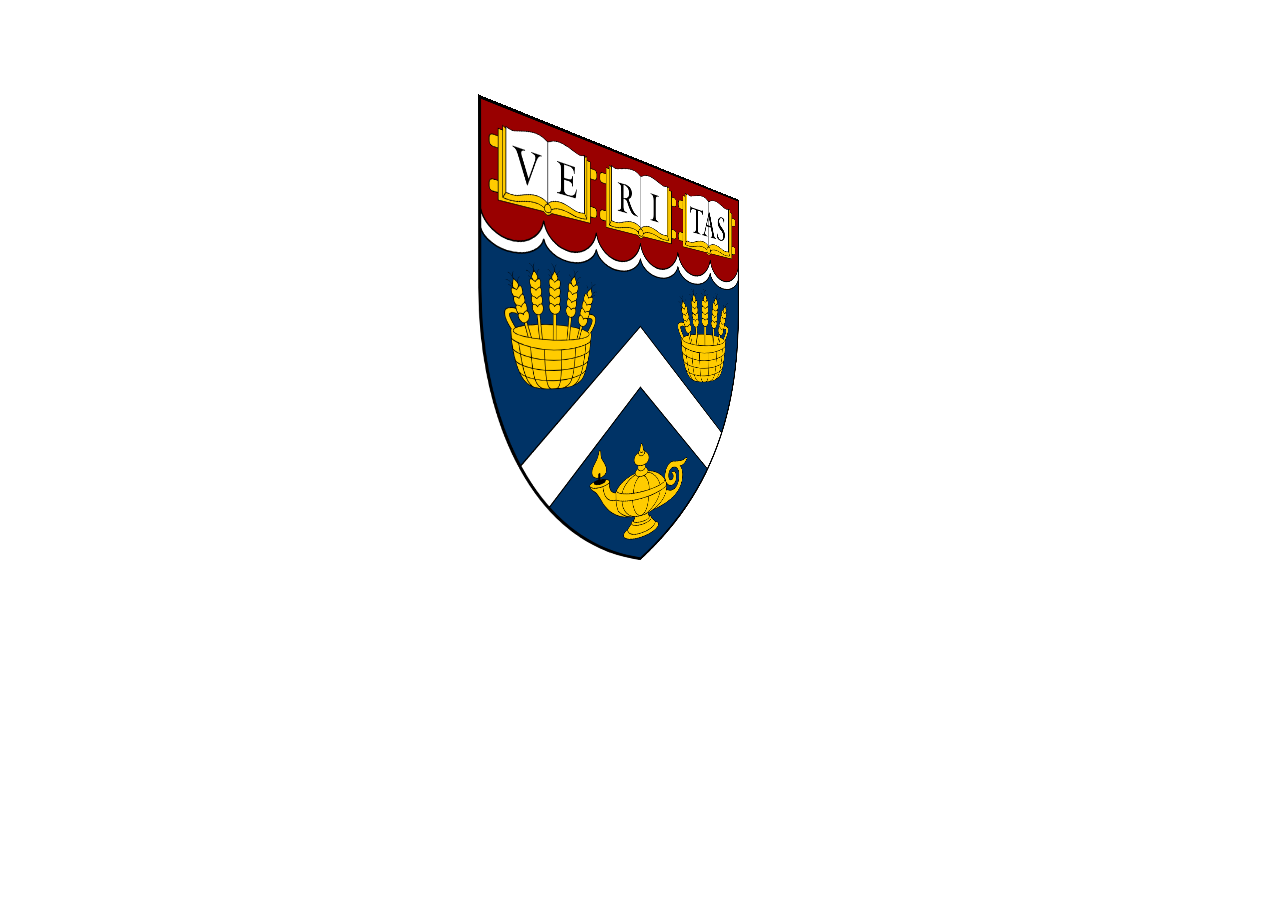
<file: transforms/index.html>
<!DOCTYPE html>
<html lang="en">
<head>
    <meta charset="UTF-8">
    <title>CSS transforms</title>
    <link rel="stylesheet" href="styles.css">

</head>
<body>
    <div class="wrapper">
        <img class="shield" src="extension-shield.svg" alt="HES shield">
    </div>
</body>
</html>
</file>
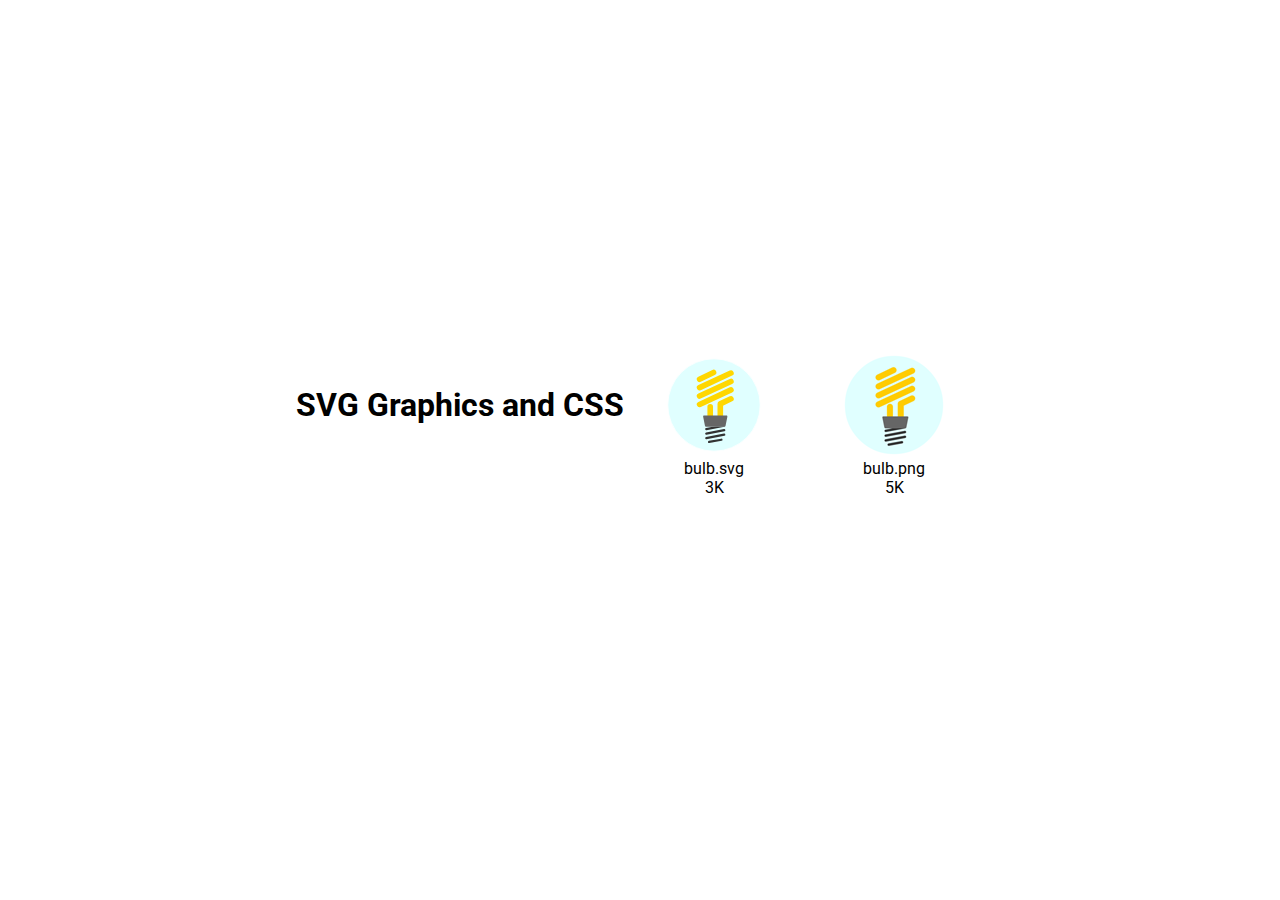
<file: svg animation/demo/icon/index.html>
<!DOCTYPE html>
<html lang="en">
<head>
    <meta charset="UTF-8">
    <title>Ed Hebert - DGMD E-27 Assignment 3 "Icon" </title>

    <!-- This presentation page demonstrates the small footprint of SVG, and is a lead-in to the next page demonstrating
    scalability vs. raster images. Click any of the images on this page to be taken to the next page. -->

    <style>

        @import url(http://fonts.googleapis.com/css?family=Roboto);

        body {
          margin: 0 auto;
          text-align: center;
          font-family: 'Roboto', sans-serif;
        }

        .container {
          height: 90vh; 
          display: -webkit-flex;
          display: -ms-flexbox;
          display: flex;

          justify-content: center;   
          
          -webkit-align-items: center;
          align-items: center;   
        }

        .smallbulb {
          height: 100px;
          width: 100px;
        }

    </style>
</head>
<body>
  
<div class="container">  
  <h1>SVG Graphics and CSS</h1>
  <figure class="smallbulb">
    <a href="bigbulb.html"><img src="bulb.svg" alt="bulb svg"></a>
    <figcaption>
      bulb.svg<br>3K
    </figcaption>
  </figure>
  
  <figure class="smallbulb">
    <a href="bigbulb.html"><img src="bulb.png" alt="bulb png"></a>
    <figcaption>
      bulb.png<br>5K
    </figcaption>
  </figure>
</div>
</body>
</html>
</file>
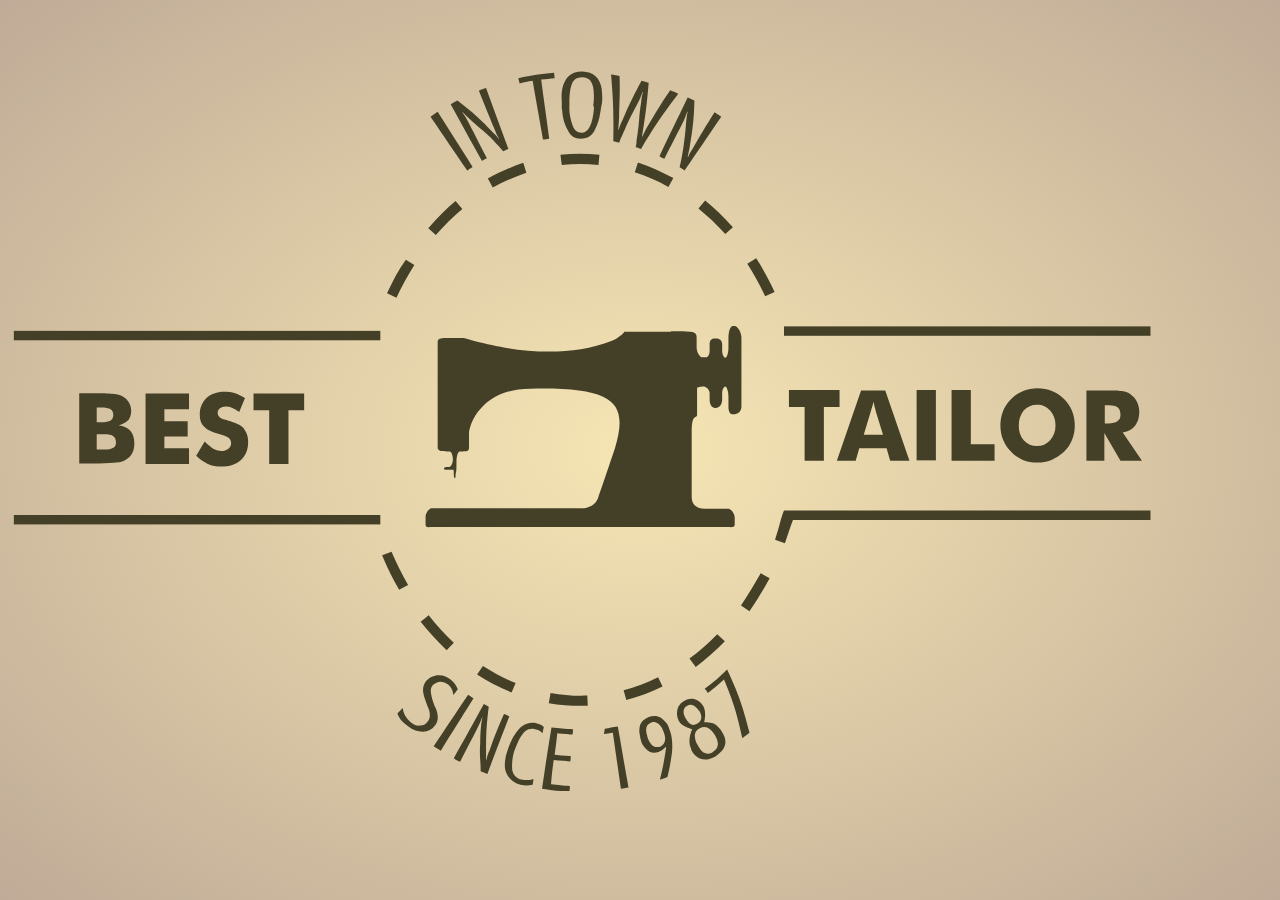
<file: svg animation/demo/logo/index.html>
<!DOCTYPE html>
<html lang="en">

<!-- Ed Hebert
DGMD E-27 Assignment 3
"Logo" demo -->

<head>
	<meta charset="UTF-8">
	<title>Ed Hebert - DGMD E-27 Assignment 3 "Logo" </title>


    <!-- This presentation page demonstrates that SVG graphics can be made responsive via media queries. Logo image reconfigures its visual layout for different browser widths. Click anywhere on this page to be taken to an SVG animation page. -->

	<style>

	/* set 100% height to keep radial gradient bg from tiling */
	html {
		height: 100%;
	}

	body {
		/* 'aged-effect' gradient bg, generated with http://www.colorzilla.com/gradient-editor/ */

		background: #f6e6b4; /* Old browsers */
		background: -moz-radial-gradient(center, ellipse cover,  #f6e6b4 0%, #bfab97 100%); /* FF3.6+ */
		background: -webkit-gradient(radial, center center, 0px, center center, 100%, color-stop(0%,#f6e6b4), color-stop(100%,#bfab97)); /* Chrome,Safari4+ */
		background: -webkit-radial-gradient(center, ellipse cover,  #f6e6b4 0%,#bfab97 100%); /* Chrome10+,Safari5.1+ */
		background: -o-radial-gradient(center, ellipse cover,  #f6e6b4 0%,#bfab97 100%); /* Opera 12+ */
		background: -ms-radial-gradient(center, ellipse cover,  #f6e6b4 0%,#bfab97 100%); /* IE10+ */
		background: radial-gradient(ellipse at center,  #f6e6b4 0%,#bfab97 100%); /* W3C */
	}

	/* set max logo height to 80% of active viewport */
	svg {
		max-height: 80vh;
		margin-top: 5%;
	}


	/* #big, #mid, and #small are 3 styles of one SVG logo, we'll display only one at a time based on device size! */
	#big, #mid, #small {
		/* since we're targeting an SVG, we use 'fill' instead of color */
		fill:#444028;
		 transition: opacity 0.25s linear;
	}

	#mid, #small {
        /* by default, show the big logo - use media queries to replace with smaller logos at different browser widths */
		opacity: 0;
	}

	/* tablet sizes */
	@media only screen 
	and (min-width : 668px) 
	and (max-width : 1024px)  { 
		
		#big, #small {
            /* hide big and small logos */
			opacity: 0;
		}

		#mid {
            /* show only the midsized logo */
			opacity: 1;
		}
	}

	/* phone sizes */
	@media only screen  
	and (max-width : 667px) {

		#big, #mid {
            /* hide big and midsize logos */
			opacity: 0;
		}

		#small {
            /* show only the small logo */
			opacity: 1;
		}
	}

	</style>
</head>
<body>

<!-- SVG logo artwork sourced at http://www.freepik.com/free-vector/vintage-tailor-symbols-set_714459.htm -->

<a href="../waves/index.html">	
    <svg xmlns="http://www.w3.org/2000/svg" xmlns:xlink="http://www.w3.org/1999/xlink" version="1.1" x="0" y="0" viewBox="0 0 256.7 160.7" xml:space="preserve" enable-background="new 0 0 256.674 160.691">
	  <g id="big">
	    <path d="M161.8 76.6h0.4c0.7 0 1.5-0.6 1.5-1.7V59.5c0-1.1-0.8-2.6-1.5-2.6h-0.4c-0.7 0-1 1.5-1 2.7v2.2c0 1.2-0.4 2.2-0.7 2.2s-0.7-0.7-0.7-1.5c0-0.8 0-1.5 0-1.5 0-0.8-0.5-1.3-1.3-1.3h-0.4c-0.8 0-1.1 0.5-1.1 1.3v1.5c0 0.8-0.4 1.4-0.7 1.4 -0.2 0-0.4 0-0.4 0h-0.6c-0.3 0-1.2-0.9-1.2-2.2 0-1.3 0-2.3 0-2.3 0-1.4-1.4-1.3-5.8-1.3 0 0 0.2 0.1 0.1 0.1h-10.1c-0.2 0-0.4 0-0.4 0.1 -0.1 0.2-1.2 1.3-2.7 1.9 -14.4 5.8-32.5-0.6-33.2-0.6h-3.7c-0.8 0-2 0-2 0.8v23.7c0 0.8 1.2 0.8 2 0.8 0 0 0.4 0 0.7 0 0.4 0 0.7 1 0.7 1.8 0 0.8-0.4 1.7-1 1.7 -0.6 0-1 0.1-1 0.3 0 0.3 0.4 0.3 1 0.3 0.6 0 1 0 1 0h0.1c0.1 0 0.1 0.5 0.1 1 0 0.4 0.1 0.9 0.2 0.9 0.1 0 0.2-0.3 0.2-0.7 0-0.4 0.1-0.7 0.1-0.7 0.1 0 0.1-1.2 0.1-2.3 0-1.1 0.3-2.3 0.7-2.3 0.4 0 0.7 0 0.7 0 0.8 0 1.4 0 1.4-0.8v-3.1c0-2.2 2.9-10.1 13.7-10.1 18.9-0.4 21.9 3.1 18.9 13.2 -2 6-3.1 9.2-3.8 11.2 -0.5 1.5-2.1 2.3-3.7 2.3H94.6c-0.7 0-1.4 1.2-1.4 1.9v1.8c0 0.7 0.7 0.5 1.4 0.5h66.2c0.7 0 1.4 0.1 1.4-0.5V99.6c0-0.7-0.8-1.9-1.4-1.9h-5.4c-1.6 0-2.8-0.9-2.8-2.5l0-14.8c0-1.6 0.2-2.8 0.7-3.1 0.5-0.2 0.5-0.4 0.5-0.6v-4.4c0-0.4 0-0.9 0-1.3v-0.3c0-0.1 0.9-0.3 1.4-0.3 0.5 0 1.4 0.6 1.4 1.5 0 0.8 0 1.5 0 1.5 0 0.8 0.4 1.8 1.1 1.8h0.4c0.8 0 1.3-1 1.3-1.8v-1.5c0-0.8 0.4-1.5 0.7-1.5s0.7 1 0.7 2.2c0 1.2 0 2.2 0 2.2C160.8 76 161.1 76.6 161.8 76.6z"/>
	    <polygon points="174.3 75 177.8 75 177.8 87 182.1 87 182.1 75 185.6 75 185.6 71.2 174.3 71.2 "/>
	    <path d="M189.2 87l0.8-2.8h6.1l0.8 2.8h4.3l-5.4-15.7h-5.4l-5.4 15.7H189.2zM192.6 75.9c0.1-0.3 0.2-0.7 0.3-1 0.1-0.4 0.2-0.7 0.3-1.1 0.1 0.6 0.2 1 0.3 1.4 0.1 0.4 0.2 0.6 0.2 0.8l1.6 5.2h-4.3L192.6 75.9z"/>
	    <rect x="202.8" y="71.2" width="4.3" height="15.7"/>
	    <polygon points="210.6 71.2 210.6 87 220.2 87 220.2 83.3 214.9 83.3 214.9 71.2 "/>
	    <path d="M226.5 86.8c1 0.4 2.1 0.6 3.2 0.6 1.1 0 2.2-0.2 3.2-0.6 1-0.4 1.9-1 2.8-1.8 0.8-0.8 1.4-1.7 1.8-2.7 0.4-1 0.6-2 0.6-3.2 0-1.1-0.2-2.2-0.6-3.2 -0.4-1-1-1.9-1.8-2.7 -0.8-0.8-1.7-1.4-2.7-1.8 -1-0.4-2.1-0.6-3.2-0.6 -1.1 0-2.2 0.2-3.2 0.6 -1 0.4-1.9 1-2.7 1.8 -0.8 0.8-1.4 1.7-1.8 2.7 -0.4 1-0.6 2.1-0.6 3.2 0 1.1 0.2 2.2 0.6 3.2 0.4 1 1 1.9 1.8 2.7C224.5 85.7 225.4 86.3 226.5 86.8zM226.7 75.8c0.8-0.9 1.8-1.3 3-1.3 1.2 0 2.1 0.4 2.9 1.3 0.8 0.9 1.2 2 1.2 3.3 0 1.3-0.4 2.4-1.2 3.3 -0.8 0.9-1.8 1.3-2.9 1.3 -1.2 0-2.2-0.4-3-1.3 -0.8-0.9-1.1-2-1.1-3.3C225.6 77.8 226 76.7 226.7 75.8z"/>
	    <path d="M251.6 79.1c0.6-0.8 0.9-1.8 0.9-3 0-0.8-0.2-1.5-0.5-2.2 -0.3-0.7-0.7-1.2-1.3-1.6 -0.5-0.4-1.1-0.7-1.8-0.8 -0.7-0.2-1.9-0.2-3.7-0.2h-4.5v15.7h4v-6.2l3.6 6.2h4.8l-4.3-6.3C250.1 80.4 251 79.9 251.6 79.1zM247.6 78.2c-0.4 0.3-1.1 0.5-2 0.5h-0.8v-4.1h0.9c0.9 0 1.6 0.2 2 0.5 0.4 0.3 0.6 0.9 0.6 1.7C248.3 77.4 248.1 77.9 247.6 78.2z"/>
	    <path d="M27.5 75.9c0-0.7-0.2-1.3-0.5-1.9 -0.3-0.5-0.7-1-1.3-1.3 -0.5-0.3-1.1-0.5-1.8-0.6 -0.7-0.1-1.9-0.2-3.7-0.2h-4.3v15.7h4.4c1.8 0 3.1-0.1 3.9-0.2 0.8-0.1 1.5-0.3 2-0.6 0.7-0.4 1.2-0.8 1.5-1.5 0.4-0.6 0.5-1.4 0.5-2.2 0-1.2-0.3-2.1-0.9-2.8 -0.6-0.7-1.5-1.1-2.6-1.2 1-0.3 1.7-0.7 2.2-1.2C27.2 77.5 27.5 76.8 27.5 75.9zM19.8 75.1h0.9c1.1 0 1.8 0.1 2.2 0.4 0.4 0.2 0.6 0.7 0.6 1.3 0 0.6-0.2 1-0.6 1.2 -0.4 0.2-1.1 0.4-2.2 0.4h-0.9V75.1zM23.5 84.1c-0.4 0.3-1.1 0.4-2.2 0.4h-1.5V81.1h1.6c1 0 1.8 0.1 2.1 0.4 0.4 0.3 0.6 0.7 0.6 1.4C24.1 83.5 23.9 83.9 23.5 84.1z"/>
	    <polygon points="40.4 75.5 40.4 72 30.7 72 30.7 87.7 40.4 87.7 40.4 84.2 34.9 84.2 34.9 81.6 40.1 81.6 40.1 78.2 34.9 78.2 34.9 75.5 "/>
	    <path d="M47.7 84.8c-0.6 0-1.2-0.2-1.9-0.5 -0.6-0.4-1.2-0.9-1.9-1.6l-1.9 3.2c0.8 0.8 1.7 1.4 2.6 1.8 0.9 0.4 1.9 0.6 3 0.6 1.8 0 3.3-0.5 4.4-1.5 1.1-1 1.6-2.4 1.6-4 0-0.7-0.1-1.3-0.3-1.8 -0.2-0.5-0.5-1-0.8-1.4 -0.6-0.6-1.7-1.1-3.5-1.6l-0.2-0.1c-0.8-0.2-1.4-0.4-1.6-0.7 -0.3-0.2-0.4-0.6-0.4-0.9 0-0.4 0.2-0.7 0.5-1 0.3-0.2 0.7-0.4 1.3-0.4 0.5 0 1 0.1 1.5 0.3 0.5 0.2 1 0.5 1.5 0.9l1.3-3.1c-0.7-0.5-1.4-0.8-2.2-1.1 -0.8-0.2-1.6-0.3-2.5-0.3 -1.6 0-2.9 0.5-3.9 1.4 -1 1-1.5 2.2-1.5 3.7 0 1.2 0.3 2.1 1 2.7 0.6 0.7 1.7 1.2 3.3 1.6 1.1 0.3 1.8 0.6 2.2 0.9 0.3 0.3 0.5 0.7 0.5 1.2 0 0.5-0.2 0.9-0.6 1.2C48.7 84.7 48.2 84.8 47.7 84.8z"/>
	    <polygon points="62.6 87.7 62.6 75.7 66.1 75.7 66.1 72 54.8 72 54.8 75.7 58.3 75.7 58.3 87.7 "/>
	    <rect x="1.3" y="99.1" width="81.8" height="2.1"/>
	    <rect x="1.3" y="58" width="81.8" height="2.1"/>
	    <rect x="173.2" y="57" width="81.8" height="2.1"/>
	    <path d="M148.5 23.9c-2.5-1.4-5.2-2.6-7.9-3.5l-0.7 2.2c2.6 0.8 5.1 1.9 7.5 3.3L148.5 23.9z"/>
	    <path d="M101.4 30.8l-1.5-1.8c-2.2 1.8-4.2 3.9-6.1 6.1l1.7 1.5C97.4 34.5 99.3 32.5 101.4 30.8z"/>
	    <path d="M160.1 36.4l1.7-1.5c-1.9-2.2-4-4.2-6.2-6l-1.5 1.8C156.2 32.4 158.2 34.3 160.1 36.4z"/>
	    <path d="M131.8 21l0.2-2.3c-2.9-0.3-5.8-0.3-8.7 0l0.3 2.3C126.4 20.7 129.1 20.7 131.8 21z"/>
	    <path d="M115.7 22.7l-0.7-2.2c-2.7 0.9-5.4 2.1-7.9 3.5l1.1 2C110.6 24.7 113.1 23.6 115.7 22.7z"/>
	    <path d="M165 43c1.5 2.3 2.8 4.7 4 7.3l2.1-1c-1.2-2.6-2.6-5.2-4.1-7.5L165 43z"/>
	    <path d="M152.1 131.1l1.4 1.9c2.3-1.7 4.4-3.6 6.5-5.7l-1.7-1.6C156.4 127.7 154.3 129.5 152.1 131.1z"/>
	    <path d="M137.4 138.2l0.6 2.2c2.8-0.7 5.5-1.7 8.1-3l-1-2.1C142.6 136.6 140 137.5 137.4 138.2z"/>
	    <path d="M163.6 119.3l1.9 1.3c1.6-2.3 3.1-4.8 4.5-7.4l-2-1.1C166.6 114.6 165.1 117 163.6 119.3z"/>
	    <path d="M171.2 104.6l2.2 0.8c0.6-1.8 1.2-3.6 1.8-5.2h79.8v-2.1h-81.8C172.5 99.7 172.1 102 171.2 104.6z"/>
	    <path d="M83.5 108.1c1.1 2.7 2.4 5.3 3.8 7.7l2-1.1c-1.4-2.4-2.6-4.9-3.7-7.4L83.5 108.1z"/>
	    <path d="M84.6 49.6l2.1 1c1.2-2.5 2.5-5 4-7.3l-1.9-1.2C87.1 44.4 85.8 47 84.6 49.6z"/>
	    <path d="M121.1 138.8l-0.4 2.3c2.4 0.4 4.8 0.6 7.2 0.6 0.5 0 1 0 1.5 0l-0.1-2.3C126.6 139.5 123.8 139.3 121.1 138.8z"/>
	    <path d="M93.9 121.5l-1.8 1.4c1.8 2.3 3.8 4.4 5.8 6.4l1.6-1.7C97.5 125.8 95.6 123.7 93.9 121.5z"/>
	    <path d="M104.7 134.7c2.5 1.6 5 2.9 7.7 4l0.9-2.1c-2.5-1-4.9-2.3-7.3-3.8L104.7 134.7z"/>
	    <path d="M95.9 9.1c3.1 4.9 4.7 7.4 7.8 12.3 -0.5 0.3-0.8 0.5-1.2 0.8 -3.3-4.8-4.9-7.2-8.2-12C94.9 9.8 95.3 9.5 95.9 9.1zM105.1 4.4c0.6-0.3 1-0.4 1.6-0.6 2 5.5 3 8.2 5 13.6 -0.5 0.2-0.7 0.3-1.2 0.5 -0.3-0.4-0.8-1-1.6-1.8 -1.1-1.2-1.7-1.7-2.9-2.8 -0.5-0.4-1.3-1.1-2.3-2 -0.9-0.8-1.7-1.5-2.2-2.1 0 0-0.1 0-0.1 0 0.5 0.7 1 1.5 1.5 2.5 1.6 3.1 2.4 4.7 4 7.8 -0.4 0.2-0.7 0.3-1.1 0.6 -2.8-5.1-4.2-7.6-7-12.7 0.6-0.3 0.9-0.5 1.5-0.8 3.5 2.7 5.1 4.1 8 7.2 0.7 0.7 1.1 1.1 1.2 1.3 0 0 0.1 0 0.1 0 -0.3-0.5-0.7-1.2-1-2.1C107.2 9.6 106.5 7.9 105.1 4.4zM121.9 0.4c0 0.5 0.1 0.7 0.1 1.2 -1.2 0.1-1.8 0.2-3 0.3 0.7 5.3 1.1 7.9 1.8 13.2 -0.6 0.1-0.8 0.1-1.4 0.2 -0.9-5.3-1.4-7.9-2.3-13.1 -1.2 0.2-1.8 0.3-2.9 0.6 -0.1-0.5-0.2-0.7-0.3-1.2C117.1 0.9 118.7 0.7 121.9 0.4zM123.7 9c0 0 0-0.1 0-0.1 0-0.2-0.1-0.4-0.1-0.6 0-0.1 0-0.4 0-0.7 0-0.3 0-0.6 0-0.7 -0.2-2.5 0.3-4.4 1.4-5.6 0.7-0.8 1.8-1.2 3.2-1.2 2.5 0.1 3.9 1.4 4.3 3.8 0.1 1.1 0.2 2.1 0.1 2.9 0 0.3-0.1 0.7-0.2 1.2 -0.1 0.6-0.1 1-0.2 1.2 -0.2 1.6-0.7 3-1.4 4.3 -0.7 1.1-1.6 1.6-3 1.6 -1.2 0-2.1-0.5-2.7-1.6C124.2 12 123.8 10.6 123.7 9zM130.7 7.2c0.2-2.4 0-4.1-0.7-5 -0.4-0.5-1-0.8-1.8-0.8 -0.8 0-1.4 0.2-1.8 0.6 -0.8 0.8-1.1 2.6-1.1 5.3 0 0.2 0 0.3 0 0.5 0 0.1 0 0.2 0 0.2 -0.1 1.3 0.3 2.9 0.7 4.1 0.4 1.1 1 1.6 2 1.7 1.5 0 2.5-1.8 2.8-5.6C130.6 7.7 130.6 7.5 130.7 7.2zM134.6 0.8c0.8 0.1 1.2 0.2 1.9 0.3 0.1 3.4 0 5.2-0.1 8.6 0 1.1-0.1 2.2-0.2 3.4 0 0 0.1 0 0.1 0 0.2-0.7 0.5-1.4 0.9-2.2 0.3-0.8 0.5-1.1 0.8-1.9 0.1-0.2 0.3-0.7 0.7-1.5 1-2.1 1.6-3.2 2.7-5.3 0.6 0.2 1 0.3 1.6 0.4 -0.4 4.8-0.7 7.2-1.5 12 0 0 0.1 0 0.1 0 0.3-0.6 0.6-1.3 1-2 0.6-1 0.9-1.5 1.5-2.5 1.4-2.3 2.1-3.5 3.7-5.8 0.7 0.3 1.1 0.4 1.8 0.8 -3.6 4.8-5.3 7.2-8.3 12.3 -0.5-0.2-0.7-0.3-1.2-0.4 0.1-0.5 0.2-1 0.2-1.5 0-0.2 0.1-0.7 0.2-1.4 0.2-1.5 0.3-2.3 0.4-3.8 0.1-1 0.2-2 0.4-3.2 0.1-1.1 0.3-1.9 0.4-2.4 0 0-0.1 0-0.1 0 -0.2 0.9-1 2.5-2.3 4.9 -0.7 1.3-1 2-1.6 3.4 -0.4 0.9-0.9 1.9-1.3 3 -0.5-0.1-0.8-0.2-1.3-0.3C135.2 9.7 135.1 6.7 134.6 0.8zM157.7 9.2c0.6 0.4 0.9 0.6 1.5 1 -3.3 4.8-4.9 7.2-8.2 12 -0.4-0.3-0.7-0.4-1.1-0.7 0.1-0.5 0.3-1.3 0.5-2.4 0.3-1.6 0.4-2.4 0.6-4 0.1-0.7 0.2-1.7 0.3-3 0.1-1.2 0.2-2.2 0.4-3 0 0-0.1 0-0.1 0 -0.3 0.8-0.6 1.7-1.1 2.7 -1.6 3.1-2.4 4.7-4 7.8 -0.4-0.2-0.7-0.3-1.1-0.6 2.5-5.3 3.8-7.9 6.3-13.1 0.6 0.3 0.9 0.4 1.5 0.7 -0.1 4.4-0.4 6.5-1.1 10.7 -0.2 0.9-0.3 1.5-0.4 1.8 0 0 0 0 0.1 0.1 0.2-0.6 0.6-1.2 1.1-2C154.7 14 155.7 12.4 157.7 9.2z"/>
	    <path d="M86.9 143.4c0.5-0.5 0.7-0.7 1.2-1.2 0.1 1.2 0.7 2.2 1.7 3.1 0.7 0.6 1.4 0.9 2.2 0.8 0.7 0 1.2-0.3 1.6-0.8 0.7-0.8 0.7-1.9 0.2-3.1 -0.3-0.7-0.4-1.1-0.7-1.9 -0.5-1.3-0.6-2.4-0.3-3.2 0.2-0.5 0.4-0.9 0.9-1.3 0.5-0.5 1-0.7 1.8-0.9 1.3-0.2 2.4 0.1 3.4 1 0.7 0.6 1.2 1.3 1.5 2.1 -0.4 0.5-0.6 0.8-1 1.3 -0.1-1-0.5-1.8-1.1-2.3 -0.6-0.5-1.2-0.7-1.8-0.7 -0.6 0-1.2 0.3-1.6 0.7 -0.2 0.2-0.4 0.5-0.5 0.9 -0.1 0.5 0 1.2 0.3 2.3 0.3 0.9 0.4 1.3 0.8 2.1 0.6 1.5 0.6 2.8-0.2 3.8 -0.9 1.2-2.1 1.6-3.9 1.2 -0.8-0.2-1.6-0.6-2.4-1.3C87.9 145.3 87.2 144.3 86.9 143.4zM103.9 140c-2.9 4.7-4.4 7-7.3 11.7 -0.6-0.4-1-0.6-1.6-1 3.1-4.6 4.6-6.9 7.7-11.5C103.2 139.5 103.4 139.7 103.9 140zM110.7 143.5c0.5 0.2 0.7 0.3 1.2 0.5 -2 5.2-3 7.7-4.9 12.9 -0.6-0.2-0.9-0.4-1.5-0.6 0-0.5 0-1.3-0.1-2.4 -0.1-1.6-0.1-2.4 0-3.9 0-0.6 0-1.6 0.1-2.9 0.1-1.1 0.2-2.1 0.4-2.8 0 0 0 0-0.1 0 -0.3 0.8-0.6 1.6-1.1 2.5 -1.5 3-2.3 4.4-3.8 7.4 -0.6-0.3-0.9-0.4-1.4-0.8 2.7-4.8 4-7.2 6.7-12.1 0.4 0.2 0.7 0.4 1.1 0.6 -0.5 4-0.6 6-0.6 10.1 0 0.9 0 1.5 0 1.7 0 0 0.1 0 0.1 0 0.1-0.6 0.3-1.3 0.7-2.1C108.6 148.4 109.3 146.7 110.7 143.5zM117.3 158c-0.1 0.5-0.1 0.8-0.2 1.3 -1 0.2-1.9 0.2-2.7 0 -1.5-0.4-2.6-1.3-3.2-2.7 -0.4-0.9-0.4-2.1-0.1-3.6 0.1-0.5 0.3-1.1 0.5-1.7 0.7-2 1.5-3.4 2.5-4.5 0.5-0.5 1.1-0.9 1.7-1.1 0.7-0.2 1.4-0.3 2.1-0.1 0.8 0.2 1.3 0.4 1.7 0.8 -0.1 0.5-0.2 0.8-0.3 1.4 -0.4-0.5-1-0.8-1.7-0.9 -0.8-0.2-1.5 0-2.1 0.4 -0.5 0.4-1 1.1-1.5 2.1 -0.4 0.8-0.7 1.6-1 2.4 -0.4 1.2-0.5 2.4-0.5 3.6 0 1.5 0.8 2.5 2.3 2.8C115.7 158.3 116.5 158.3 117.3 158zM126.1 146.9c0 0.5 0 0.7-0.1 1.2 -1.4-0.1-2-0.1-3.4-0.3 -0.2 1.9-0.3 2.9-0.6 4.8 1.5 0.2 2.2 0.2 3.6 0.3 0 0.5 0 0.7-0.1 1.2 -1.5-0.1-2.2-0.1-3.7-0.3 -0.3 2.1-0.4 3.2-0.6 5.4 1.7 0.2 2.5 0.3 4.2 0.4 0 0.5 0 0.7-0.1 1.2 -2.5-0.1-3.7-0.2-6.1-0.6 0.8-5.5 1.2-8.2 2.1-13.7C123.2 146.7 124.2 146.8 126.1 146.9zM136.1 146.3c1 5.4 1.4 8.2 2.4 13.6 -0.7 0.1-1 0.2-1.7 0.3 -0.7-5-1.1-7.5-1.8-12.5 -0.8 0.1-1.2 0.2-2 0.3 0.1-0.5 0.1-0.7 0.2-1.2C134.3 146.6 134.9 146.5 136.1 146.3zM145.5 158.2c0.7-2.9 1-4.4 1.4-7.3 0 0 0 0-0.1 0 -0.5 0.5-1 0.9-1.6 1.1 -1.2 0.4-2.2 0.1-3.1-1 -0.5-0.6-0.8-1.2-0.9-1.9 -0.1-0.2-0.1-0.3-0.1-0.5 -0.1-0.6-0.2-1-0.2-1.3 0-1.1 0.3-1.9 0.9-2.4 0.4-0.3 0.8-0.5 1.2-0.7 1.6-0.6 2.9-0.1 4 1.4 0.2 0.3 0.4 0.6 0.5 1 0.7 1.6 0.9 3.4 0.7 5.5 -0.3 2.2-0.5 3.3-1 5.5C146.6 157.9 146.2 158 145.5 158.2zM146.3 147.4c-0.4-1.1-1-1.8-1.7-2 -0.3-0.1-0.7-0.1-1 0 -1.1 0.4-1.4 1.3-1 2.8 0.1 0.2 0.1 0.3 0.1 0.4 0.2 0.7 0.5 1.3 0.9 1.7 0.5 0.6 1.2 0.7 2 0.5C146.7 150.3 147 149.1 146.3 147.4zM152.7 146.9c0-0.1-2.3-0.5-3-1.9 -0.5-1.1-0.5-2.1-0.1-3.1 0.3-0.5 0.7-1 1.3-1.3 0.8-0.5 1.6-0.6 2.4-0.4 0.7 0.2 1.3 0.7 1.8 1.4 0.9 1.3 0.3 3.7 0.3 3.7 0 0.1 1.7 0 2.4 0.5 0.4 0.3 0.9 0.7 1.3 1.3 0.1 0.1 0.1 0.2 0.2 0.3 1.1 1.6 1.1 3.1 0 4.4 -0.4 0.4-0.8 0.8-1.4 1.2 -1.8 1-3.3 0.9-4.5-0.2 -0.4-0.4-0.7-0.8-0.9-1.3 0-0.1 0-0.1 0-0.2C151.5 149.5 152.7 146.9 152.7 146.9zM157.7 148.1c-1-1.6-2.1-2.1-3.3-1.4 -0.8 0.4-1.1 1-1.1 1.6 0 0.7 0.2 1.5 0.6 2.1 0.9 1.8 2 2.4 3.3 1.7 0 0 0 0 0.1-0.1 0 0 0 0 0 0C158.7 151.2 158.8 149.9 157.7 148.1zM154 142.5c-0.3-0.4-0.6-0.7-1-0.9 -0.5-0.2-1-0.2-1.4 0.1 -0.9 0.5-1.1 1.4-0.4 2.7 0.8 1.4 1.6 1.9 2.6 1.3 1.1-0.6 1.2-1.6 0.5-2.9C154.1 142.7 154.1 142.6 154 142.5zM155.5 137.9c2.1-1.6 3.1-2.4 5-4.3 2.5 5.3 3.5 8.2 5 14.1 -0.6 0.5-1 0.8-1.6 1.2 -1.2-5.5-2-8.1-4.1-13.1 -1.4 1.3-2.1 1.9-3.6 3C155.9 138.4 155.8 138.2 155.5 137.9z"/>
	  </g>
	  <g id="mid">
	    <path d="M86.3 37.4v27.3c0 0.9 1.4 0.9 2.3 0.9 0 0 0.4 0 0.8 0 0.5 0 0.8 1.1 0.8 2.1 0 1-0.5 1.9-1.2 1.9 -0.6 0-1.2 0.1-1.2 0.4 0 0.3 0.5 0.4 1.2 0.4 0.6 0 1.2 0 1.2 0h0.1c0.1 0 0.1 0.6 0.1 1.1 0 0.5 0.1 1 0.3 1 0.1 0 0.3-0.3 0.3-0.8 0-0.5 0.1-0.9 0.1-0.9 0.1 0 0.1-1.4 0.1-2.6 0-1.3 0.4-2.6 0.8-2.6 0.4 0 0.8 0 0.8 0 0.9 0 1.6 0 1.6-0.9v-3.6c0-2.6 3.3-11.6 15.7-11.6 21.7-0.5 25.2 3.5 21.7 15.2 -2.3 6.9-3.6 10.5-4.4 12.8 -0.6 1.7-2.5 2.7-4.2 2.7H84.7c-0.8 0-1.6 1.4-1.6 2.2v2.1c0 0.8 0.8 0.6 1.6 0.6h76c0.8 0 1.6 0.2 1.6-0.6v-2.1c0-0.8-0.9-2.2-1.6-2.2h-6.2c-1.8 0-3.2-1.1-3.2-2.8l0-17c0-1.8 0.2-3.2 0.8-3.5 0.5-0.2 0.5-0.4 0.5-0.7v-5c0-0.5 0-1 0-1.5v-0.3c0-0.2 1-0.3 1.6-0.3 0.6 0 1.6 0.7 1.6 1.7 0 0.9 0 1.7 0 1.7 0 0.9 0.4 2 1.3 2h0.4c0.9 0 1.5-1.1 1.5-2v-1.7c0-1 0.5-1.7 0.8-1.7 0.3 0 0.8 1.2 0.8 2.6 0 1.4 0 2.6 0 2.6 0 1.3 0.4 2 1.1 2h0.4c0.8 0 1.7-0.7 1.7-2V36.3c0-1.3-0.9-3-1.7-3h-0.4c-0.8 0-1.1 1.8-1.1 3v2.6c0 1.4-0.5 2.6-0.8 2.6 -0.3 0-0.8-0.8-0.8-1.7 0-0.9 0-1.7 0-1.7 0-0.9-0.6-1.5-1.5-1.5h-0.4c-0.9 0-1.3 0.6-1.3 1.5v1.7c0 0.9-0.5 1.6-0.8 1.6 -0.2 0-0.4 0-0.4 0h-0.7c-0.4 0-1.3-1.1-1.3-2.5 0-1.4 0-2.6 0-2.6 0-1.7-1.6-1.5-6.7-1.5 -0.1 0 0.2 0.2 0.1 0.2h-11.6c-0.3 0-0.4-0.1-0.5 0.1 -0.2 0.3-1.4 1.5-3 2.2 -16.5 6.7-37.3-0.7-38.1-0.7h-4.2C87.7 36.5 86.3 36.6 86.3 37.4zM19.4 141.3c0.5 0.5 1.3 0.5 1.8 0l2.5-2.5c0.3-0.2 0.7-0.2 1-0.1 0.7 0.3 1.6 0.2 2.1-0.4l16.5-16.5c0.6-0.6 0.7-1.4 0.4-2.1 -0.1-0.3-0.3-0.5-0.3-0.5 0 0 0 0 0 0l2.9-2.9c0.5-0.5 0.5-1.3 0-1.8l-9.5-9.5c-0.5-0.5-1.3-0.5-1.8 0l-2.9 2.9c0 0 0 0 0 0 0 0-0.2-0.2-0.5-0.3 -0.7-0.3-1.6-0.2-2.1 0.4l-16.5 16.5c-0.6 0.6-0.7 1.4-0.4 2.1 0.1 0.3 0.2 0.7-0.1 1 -0.8 0.8-2.5 2.5-2.5 2.5 -0.5 0.5-0.5 1.3 0 1.8L19.4 141.3zM24 135.7c-0.3 0.1-0.8 0-1-0.2l-0.7-0.7c-0.3-0.3-0.2-0.5 0.2-0.6 1.1-0.2 2.4-0.5 3.5-1.1 0.3-0.2 0.7-0.1 0.8 0.1 0.1 0.2 0.1 0.6-0.2 0.9C25.7 134.8 24.7 135.3 24 135.7zM19.3 131.3c1.6 0.2 3.5 0.3 5.4-0.3 0.3-0.1 0.7 0 0.9 0.3 0.1 0.3 0 0.6-0.3 0.8 -1.3 0.7-3 1-4 1.1 -0.4 0-0.8-0.1-1.1-0.4l-1.1-1.1C18.9 131.4 19 131.2 19.3 131.3zM17.6 129.6c-0.3-0.1-0.8-0.4-1.1-0.6l-1.7-1.7c-0.3-0.3-0.2-0.3 0.1-0.2 2.2 0.8 5.5 1.8 8.5 1.3 0.3-0.1 0.7 0.1 0.9 0.5 0 0.1 0.1 0.1 0.1 0.2 0.2 0.3 0 0.7-0.3 0.8C21.6 130.5 18.9 129.9 17.6 129.6zM27.6 135.6l-1.8 1.8c-0.2 0.2-0.6 0.2-0.9 0 0 0-0.1-0.1-0.3-0.3 -0.1-0.1 0-0.4 0.3-0.5 0.7-0.3 1.5-0.8 2.3-1.5 0.3-0.2 0.6-0.3 0.6-0.2C28 135.1 27.9 135.4 27.6 135.6zM29.7 133.6l-0.2 0.2c-0.3 0.3-0.6 0.2-0.8-0.1 -4.6-7-5-11.2-4.9-13.1 0-0.4 0.4-0.6 0.7-0.5 0.2 0 0.3 0.1 0.5 0.1 0.3 0.1 0.6 0.4 0.6 0.7 0 2.1 0.6 6.7 4.1 11.6C29.9 132.9 29.9 133.4 29.7 133.6zM31.8 131.5l-0.3 0.3c-0.3 0.3-0.6 0.2-0.8-0.1 -3.1-4.4-3.7-8.6-3.7-10.6 0-0.4 0.3-0.6 0.6-0.6 0.2 0 0.5 0 0.7 0 0.4 0 0.6 0.3 0.7 0.7 0.1 1.9 0.6 5.6 2.9 9.2C32.1 130.8 32 131.2 31.8 131.5zM34 129.2l-0.4 0.4c-0.3 0.3-0.6 0.2-0.8-0.1 -2-3.2-2.5-6.5-2.6-8.3 0-0.4 0.3-0.6 0.6-0.7 0.3 0 0.6 0 0.9-0.1 0.4 0 0.6 0.2 0.6 0.6 0 1.6 0.4 4.2 1.8 7C34.3 128.5 34.3 129 34 129.2zM36.5 126.8l-0.6 0.6c-0.3 0.3-0.6 0.2-0.7-0.1 -1.2-2.5-1.5-4.9-1.5-6.2 0-0.4 0.3-0.7 0.6-0.7 0.3 0 0.5-0.1 0.8-0.1 0.3-0.1 0.6 0.2 0.6 0.5 0 1.4 0.2 3.4 0.9 5.1C36.8 126.1 36.7 126.5 36.5 126.8zM38.7 124.5l-0.4 0.4c-0.2 0.3-0.6 0.2-0.7-0.1 -0.6-1.5-0.7-3.3-0.6-4.5 0-0.4 0.3-0.7 0.6-0.8 0.1 0 0.3-0.1 0.4-0.1 0.3-0.1 0.6 0.1 0.6 0.4 0 0.9 0.1 2.2 0.4 3.6C39.1 123.8 39 124.3 38.7 124.5zM42.3 121l-1.6 1.6h0c-0.3 0.3-0.5 0.2-0.6-0.2 -0.2-1.3-0.2-2.3-0.2-3 0-0.4 0.2-0.7 0.4-0.8 0.2-0.1 0.6 0.1 0.8 0.3l1.2 1.2C42.5 120.3 42.5 120.7 42.3 121zM33.3 108.3l2-2c0.3-0.2 0.7-0.2 0.9 0l8.6 8.6c0.3 0.3 0.3 0.7 0 0.9l-2 2c-0.3 0.3-0.7 0.3-0.9 0l-8.6-8.6C33.1 109 33.1 108.6 33.3 108.3zM29.2 109.9l1-1c0.2-0.2 0.6-0.2 0.9 0l1 1c0.3 0.3 0.2 0.5-0.2 0.4l-2.6 0C29 110.3 28.9 110.1 29.2 109.9zM26.5 112.5l0.5-0.5c0.3-0.3 0.7-0.5 1.1-0.4l5.2 0.1c0.4 0 0.8 0.2 1.1 0.5l0.3 0.3c0.3 0.2 0.2 0.5-0.2 0.5 -3 0.4-5.9 0.3-7.7 0.1C26.4 113 26.3 112.8 26.5 112.5zM24 115.1l0.5-0.5c0.3-0.2 0.7-0.4 1.1-0.4 1.8 0.2 5.9 0.6 9.9-0.1 0.3-0.1 0.8 0.1 1.1 0.3l0.4 0.4c0.3 0.3 0.2 0.5-0.2 0.6 -5.1 1.4-10.2 0.7-12.7 0.2C23.8 115.6 23.7 115.3 24 115.1zM21.6 117.4l0.4-0.4c0.3-0.3 0.7-0.4 1.1-0.3 2.4 0.6 8.5 1.7 14.8-0.2 0.3-0.1 0.8 0 1.1 0.3l0.3 0.3c0.3 0.2 0.2 0.6-0.1 0.7 -8 2.9-14.5 1.3-17.3 0.4C21.5 118 21.4 117.7 21.6 117.4zM19.1 119.9l0.6-0.6c0.3-0.3 0.7-0.3 1-0.2 0.3 0.1 0.7 0.3 1.2 0.4 0.3 0.1 0.6 0.5 0.5 0.8 0 0.1 0 0.3 0 0.4 0 0.4-0.3 0.6-0.7 0.6 -0.8-0.2-1.8-0.4-2.5-0.7C18.9 120.5 18.9 120.2 19.1 119.9zM16.8 122.2l0.4-0.4c0.2-0.2 0.7-0.3 1-0.2 0.9 0.4 2.3 0.9 3.6 1.1 0.4 0.1 0.7 0.4 0.7 0.7 0 0.1 0 0.1 0 0.2 0.1 0.4-0.2 0.6-0.5 0.6 -2.2 0-4.1-0.7-5.2-1.2C16.6 122.8 16.6 122.5 16.8 122.2zM14.3 124.8l0.7-0.7c0.3-0.2 0.7-0.3 1-0.1 1.2 0.7 3.5 1.6 6.5 1.6 0.4 0 0.7 0.3 0.8 0.6 0 0.1 0.1 0.3 0.1 0.4 0.1 0.3-0.1 0.7-0.4 0.7 -3.2 0.4-6.8-0.9-8.6-1.7C14.1 125.3 14 125 14.3 124.8zM11.2 130.4l2-2c0.3-0.2 0.7-0.2 0.9 0l8.6 8.6c0.2 0.2 0.3 0.7 0 0.9l-2 2c-0.2 0.3-0.7 0.2-0.9 0l-8.6-8.6C10.9 131.1 10.9 130.7 11.2 130.4zM213.4 119.2c0 0 0 0 0 0 0 0-0.2 0.2-0.3 0.5 -0.3 0.7-0.2 1.6 0.4 2.1l16.5 16.5c0.6 0.6 1.4 0.7 2.1 0.4 0.3-0.1 0.7-0.2 1 0.1 0.8 0.8 2.5 2.5 2.5 2.5 0.5 0.5 1.3 0.5 1.8 0l9.5-9.5c0.5-0.5 0.5-1.3 0-1.8l-2.5-2.5c-0.3-0.2-0.2-0.7-0.1-1 0.3-0.7 0.2-1.6-0.4-2.1l-16.5-16.5c-0.6-0.6-1.4-0.7-2.1-0.4 -0.3 0.1-0.5 0.3-0.5 0.3 0 0 0 0 0 0l-2.9-2.9c-0.5-0.5-1.3-0.5-1.8 0l-9.5 9.5c-0.5 0.5-0.5 1.3 0 1.8L213.4 119.2zM215.9 121.8c0 0.4-0.2 0.4-0.5 0.2l-1-1c-0.2-0.2-0.2-0.6 0-0.9l1-1c0.3-0.3 0.5-0.2 0.4 0.2L215.9 121.8zM218.5 124.4c0 0.4-0.3 0.4-0.5 0.2l-0.5-0.5c-0.3-0.2-0.5-0.7-0.4-1.1l0.1-5.2c0-0.4 0.2-0.8 0.5-1.1l0.3-0.3c0.3-0.3 0.5-0.2 0.5 0.2C218.8 119.7 218.7 122.6 218.5 124.4zM221.2 127c-0.1 0.3-0.3 0.4-0.6 0.2l-0.5-0.5c-0.2-0.3-0.4-0.7-0.4-1.1 0.2-1.8 0.6-5.9-0.1-9.9 -0.1-0.3 0.1-0.8 0.3-1.1l0.4-0.4c0.2-0.2 0.5-0.2 0.6 0.2C222.4 119.4 221.7 124.5 221.2 127zM222.9 129.5l-0.4-0.4c-0.3-0.3-0.4-0.7-0.3-1.1 0.6-2.4 1.7-8.5-0.2-14.8 -0.1-0.3 0-0.8 0.3-1.1l0.3-0.3c0.3-0.3 0.6-0.2 0.7 0.1 2.9 8 1.3 14.5 0.4 17.3C223.5 129.7 223.2 129.8 222.9 129.5zM226.1 131.9c-0.1 0.3-0.4 0.4-0.7 0.1l-0.6-0.6c-0.2-0.3-0.3-0.7-0.2-1 0.1-0.3 0.3-0.7 0.4-1.2 0.1-0.3 0.5-0.6 0.8-0.5 0.1 0 0.3 0 0.4 0 0.4 0 0.6 0.3 0.6 0.7C226.7 130.2 226.4 131.1 226.1 131.9zM227.7 134.3l-0.4-0.4c-0.2-0.2-0.3-0.7-0.2-1 0.4-0.9 0.9-2.3 1.1-3.6 0.1-0.4 0.4-0.7 0.7-0.7 0.1 0 0.1 0 0.2 0 0.4-0.1 0.6 0.2 0.6 0.5 0 2.2-0.7 4.1-1.2 5.2C228.3 134.5 228 134.6 227.7 134.3zM231 136.7c-0.1 0.3-0.5 0.4-0.7 0.1l-0.7-0.7c-0.2-0.3-0.3-0.7-0.1-1 0.7-1.2 1.6-3.5 1.6-6.5 0-0.4 0.3-0.7 0.6-0.8 0.1 0 0.3-0.1 0.4-0.1 0.3-0.1 0.7 0.1 0.7 0.4C233.1 131.3 231.8 134.9 231 136.7zM232.8 136.3c-0.2 0.3-0.3 0.2-0.2-0.1 0.8-2.2 1.8-5.5 1.3-8.5 -0.1-0.3 0.1-0.7 0.5-0.9 0.1 0 0.1-0.1 0.2-0.1 0.3-0.2 0.7 0 0.8 0.3 0.7 2.5 0.1 5.3-0.2 6.6 -0.1 0.3-0.4 0.8-0.6 1.1L232.8 136.3zM245.5 130.4c0.3 0.3 0.3 0.7 0 0.9l-8.6 8.6c-0.2 0.3-0.7 0.3-0.9 0l-2-2c-0.3-0.3-0.3-0.7 0-0.9l8.6-8.6c0.3-0.3 0.7-0.3 0.9 0L245.5 130.4zM236.5 126.4c-0.1-0.3 0-0.7 0.3-0.9 0.3-0.1 0.6 0 0.8 0.3 0.7 1.3 1 3 1.1 4 0 0.4-0.1 0.8-0.4 1.1l-1.1 1.1c-0.3 0.3-0.4 0.2-0.4-0.2C237 130.3 237 128.3 236.5 126.4zM240.5 123.2c0.1-0.1 0.4 0 0.7 0.3l1.8 1.8c0.2 0.2 0.2 0.6 0 0.9 0 0-0.1 0.1-0.3 0.3 -0.1 0.1-0.4 0-0.5-0.3 -0.3-0.7-0.8-1.5-1.5-2.3C240.4 123.6 240.3 123.3 240.5 123.2zM241.2 127.1c0.1 0.3 0 0.8-0.2 1l-0.7 0.7c-0.2 0.3-0.5 0.2-0.6-0.2 -0.2-1.1-0.5-2.4-1.1-3.5 -0.2-0.3-0.1-0.7 0.1-0.8 0.2-0.1 0.6-0.1 0.9 0.2C240.3 125.5 240.9 126.5 241.2 127.1zM239.1 121.5l0.2 0.2c0.2 0.3 0.2 0.6-0.1 0.8 -7 4.6-11.2 5-13.1 4.9 -0.4 0-0.6-0.4-0.5-0.7 0-0.2 0.1-0.3 0.1-0.5 0.1-0.3 0.4-0.6 0.7-0.6 2.1 0 6.7-0.6 11.6-4.1C238.5 121.2 238.9 121.2 239.1 121.5zM237 119.4l0.3 0.3c0.3 0.3 0.2 0.6-0.1 0.8 -4.4 3.1-8.6 3.7-10.6 3.7 -0.4 0-0.6-0.3-0.6-0.6 0-0.2 0-0.5 0-0.7 0-0.4 0.3-0.6 0.7-0.7 1.9-0.1 5.6-0.6 9.2-2.9C236.3 119.1 236.7 119.1 237 119.4zM234.8 117.1l0.4 0.4c0.3 0.3 0.2 0.6-0.1 0.8 -3.2 2-6.5 2.5-8.3 2.6 -0.4 0-0.6-0.3-0.7-0.6 0-0.3 0-0.6 0-0.9 0-0.4 0.2-0.6 0.6-0.6 1.6 0 4.2-0.4 7-1.8C234.1 116.8 234.5 116.9 234.8 117.1zM232.3 114.7l0.6 0.6c0.3 0.3 0.2 0.6-0.1 0.7 -2.5 1.2-4.9 1.5-6.2 1.5 -0.4 0-0.7-0.3-0.7-0.6 0-0.3-0.1-0.5-0.1-0.8 -0.1-0.3 0.2-0.6 0.5-0.6 1.4 0 3.4-0.2 5.1-0.9C231.6 114.4 232.1 114.4 232.3 114.7zM230.1 112.4l0.4 0.4c0.3 0.3 0.2 0.6-0.1 0.7 -1.5 0.6-3.3 0.7-4.5 0.6 -0.4 0-0.7-0.3-0.8-0.6 0-0.1-0.1-0.3-0.1-0.4 -0.1-0.3 0.1-0.6 0.4-0.6 0.9 0 2.2-0.1 3.6-0.4C229.3 112.1 229.8 112.2 230.1 112.4zM224.4 110l1.2-1.2c0.3-0.3 0.6-0.3 0.9 0l1.6 1.6 0 0c0.3 0.3 0.2 0.5-0.2 0.6 -1.3 0.2-2.3 0.2-3 0.2 -0.4 0-0.7-0.2-0.8-0.4C224.1 110.6 224.2 110.3 224.4 110zM211.8 114.9l8.6-8.6c0.3-0.2 0.7-0.2 0.9 0l2 2c0.3 0.3 0.3 0.7 0 0.9l-8.6 8.6c-0.3 0.2-0.7 0.2-0.9 0l-2-2C211.6 115.6 211.6 115.2 211.8 114.9zM111.9 139.4l0.9 0.6c0.6 0.4 0.9 1 0.9 1.7 0 0.4-0.1 0.8-0.4 1.1 -0.3 0.3-0.6 0.5-1 0.5 -0.6 0-1.1-0.3-1.6-0.8v1.2c0.4 0.3 0.9 0.5 1.5 0.5 0.5 0 0.9-0.1 1.2-0.4 0.7-0.5 1.1-1.3 1.1-2.3 0-0.9-0.4-1.6-1.1-2.2l-1-0.8c-0.5-0.4-0.8-0.7-0.9-1 -0.1-0.2-0.1-0.4-0.1-0.7 0-0.4 0.1-0.8 0.4-1.1 0.3-0.3 0.6-0.5 1.1-0.5 0.5 0 0.9 0.3 1.4 0.8v-1.1c-0.5-0.3-1-0.5-1.5-0.5 -0.8 0-1.4 0.4-1.9 1.1 -0.2 0.4-0.4 0.8-0.4 1.3 0 0.4 0.1 0.8 0.2 1.1C110.9 138.4 111.3 138.9 111.9 139.4z"/>
	    <rect x="115.8" y="134.6" width="0.9" height="9.5"/>
	    <path d="M121.1 141.1l-2.1-6.5h-0.8v9.5h0.8v-5.8c0-0.7 0-1.3-0.1-1.9h0c0.1 0.5 0.3 1.1 0.5 1.9 0.3 0.8 0.5 1.4 0.6 1.8l0.8 2.5c0.2 0.7 0.4 1.2 0.5 1.5h0.8v-9.5h-0.8v6.1c0 0.6 0 1.1 0.1 1.5h-0.1C121.4 142 121.3 141.7 121.1 141.1zM124.1 143c0.5 0.8 1.1 1.2 1.8 1.2 0.4 0 0.8-0.1 1.3-0.4v-0.9c-0.3 0.3-0.7 0.4-1.2 0.4 -0.7 0-1.2-0.5-1.5-1.5 -0.2-0.8-0.3-1.6-0.3-2.5 0-0.6 0-1.2 0.1-1.8 0.1-0.8 0.3-1.3 0.5-1.7 0.3-0.4 0.7-0.7 1.2-0.7 0.4 0 0.8 0.1 1.1 0.4v-1c-0.3-0.2-0.7-0.3-1.2-0.3 -0.5 0-0.9 0.1-1.3 0.4 -0.4 0.3-0.6 0.6-0.8 1.1 -0.4 0.9-0.5 2.1-0.5 3.5 0 0.4 0 0.9 0.1 1.2C123.6 141.7 123.8 142.5 124.1 143z"/>
	    <polygon points="128.3 144.1 131.3 144.1 131.3 143.3 129.2 143.3 129.2 139.6 131.3 139.6 131.3 138.8 129.2 138.8 129.2 135.4 131.3 135.4 131.3 134.6 128.3 134.6 "/>
	    <polygon points="135.6 135.4 136.8 135.4 136.8 144.1 137.7 144.1 137.7 134.6 135.8 134.6 "/>
	    <path d="M140.5 136c-0.1 0.2-0.1 0.5-0.1 0.9v0.3c0 0.5 0.1 1 0.2 1.5 0.3 0.8 0.8 1.3 1.4 1.3 0.3 0 0.6-0.1 1-0.4l0 0 -1.9 4.5h0.9l1.4-3.3c0.5-1.3 0.8-2.5 0.8-3.7 0-0.3 0-0.5-0.1-0.8 -0.2-1.3-0.9-1.9-2-1.9 -0.3 0-0.6 0.1-0.9 0.2C141 134.8 140.7 135.3 140.5 136zM141.2 136.9c0-1.1 0.4-1.6 1.1-1.6 0.2 0 0.4 0.1 0.6 0.2 0.4 0.3 0.5 0.9 0.5 1.7 0 1.3-0.4 2-1.1 2 -0.4 0-0.8-0.2-1-0.7 -0.1-0.4-0.2-0.8-0.2-1.3V136.9zM148.5 138.8c0.7-0.4 1-1.1 1-2.3 0-0.6-0.1-1.1-0.4-1.5 -0.3-0.4-0.8-0.6-1.4-0.6 -0.5 0-0.8 0.1-1.1 0.4 -0.5 0.4-0.8 1.1-0.8 1.9 0 1 0.3 1.7 1 2.1 -0.8 0.3-1.2 1.2-1.2 2.6l0 0.1c0 0.4 0 0.7 0.1 1.1 0.3 1.1 0.9 1.6 1.9 1.6 0.3 0 0.6-0.1 0.9-0.2 0.8-0.4 1.1-1.2 1.1-2.5v-0.3c0-0.5-0.1-0.9-0.2-1.2C149.3 139.5 149 139.1 148.5 138.8zM146.7 136.8c0-1 0.3-1.5 1-1.5 0.3 0 0.6 0.1 0.8 0.5 0.1 0.3 0.2 0.6 0.2 0.9v0.3c0 1-0.3 1.5-1 1.5C147 138.4 146.7 137.9 146.7 136.8zM147.6 143.4l0 0 0 0c-0.7 0-1-0.7-1-2.1 0-0.5 0.1-1 0.3-1.5 0.1-0.4 0.5-0.6 0.9-0.6 0.7 0 1.1 0.7 1.1 2C148.7 142.7 148.4 143.4 147.6 143.4z"/>
	    <polygon points="151 135.4 153.7 135.4 151 144.1 152 144.1 154.9 134.6 151 134.6 "/>
	    <polygon points="72.3 129.5 79.2 129.5 79.2 109.9 85 109.9 85 103.8 66.5 103.8 66.5 109.9 72.3 109.9 "/>
	    <path d="M90.9 129.5l1.3-4.6h9.9l1.3 4.6h6.9l-8.9-25.6h-8.7l-8.8 25.6H90.9zM96.3 111.4c0.2-0.5 0.3-1.1 0.4-1.6 0.1-0.6 0.3-1.2 0.4-1.8 0.2 0.9 0.4 1.6 0.5 2.2 0.1 0.6 0.3 1 0.3 1.2l2.6 8.5h-6.9L96.3 111.4z"/>
	    <rect x="113" y="103.8" width="7.1" height="25.6"/>
	    <polygon points="141.3 123.5 132.7 123.5 132.7 103.8 125.7 103.8 125.7 129.5 141.3 129.5 "/>
	    <path d="M147.1 126.2c1.3 1.3 2.7 2.2 4.4 2.9 1.7 0.7 3.4 1 5.3 1 1.8 0 3.6-0.3 5.2-1 1.7-0.7 3.2-1.7 4.5-2.9 1.3-1.3 2.3-2.7 3-4.3 0.7-1.6 1-3.3 1-5.2 0-1.8-0.3-3.6-1-5.2 -0.7-1.6-1.7-3.1-2.9-4.3 -1.3-1.3-2.8-2.2-4.5-2.9 -1.7-0.7-3.4-1-5.3-1 -1.8 0-3.6 0.3-5.3 1 -1.7 0.7-3.1 1.7-4.4 2.9 -1.3 1.3-2.3 2.7-3 4.3 -0.7 1.6-1 3.3-1 5.2 0 1.8 0.3 3.5 1 5.2C144.7 123.5 145.7 124.9 147.1 126.2zM151.9 111.3c1.3-1.4 2.9-2.1 4.8-2.1 1.9 0 3.5 0.7 4.8 2.2 1.3 1.4 1.9 3.2 1.9 5.4 0 2.2-0.6 4-1.9 5.4 -1.3 1.4-2.9 2.1-4.8 2.1 -2 0-3.6-0.7-4.8-2.1 -1.2-1.4-1.9-3.2-1.9-5.4C150 114.5 150.7 112.8 151.9 111.3zM181.3 119.4l5.9 10h7.9l-7-10.3c1.9-0.4 3.3-1.2 4.3-2.5 1-1.2 1.5-2.9 1.5-4.8 0-1.3-0.2-2.5-0.7-3.6 -0.5-1.1-1.2-2-2.1-2.7 -0.8-0.6-1.8-1.1-2.9-1.3 -1.1-0.3-3.1-0.4-6-0.4h-7.3v25.6h6.5V119.4zM181.3 109.2h1.4c1.5 0 2.6 0.3 3.3 0.8 0.6 0.5 1 1.5 1 2.7 0 1.1-0.3 1.9-1 2.4 -0.7 0.5-1.8 0.8-3.3 0.8h-1.3V109.2zM198.3 93.9c0.3-2.9 0.5-5.9 0.5-8.9h-2.7c0 3-0.2 5.9-0.5 8.9H51.3c-0.3-4-0.4-6.4-0.4-8.9 0-0.7 0-1.3 0-2l-2.7-0.1c0 0.7 0 1.4 0 2 0 2.5 0.1 4.9 0.4 8.9H0v58.5h256.7V93.9H198.3zM253.7 149.4H3V96.8h250.8V149.4zM184.2 40.4c-2-2.8-4.3-5.4-6.7-7.9l-1.9 1.9c2.3 2.4 4.5 4.9 6.5 7.6L184.2 40.4zM169.8 25.5c-2.7-2.1-5.6-4.1-8.6-5.8l-1.4 2.4c2.9 1.7 5.7 3.5 8.3 5.6L169.8 25.5zM198.6 78.7c-0.3-3.4-0.8-6.9-1.6-10.2l-2.7 0.6c0.7 3.2 1.2 6.6 1.5 9.9L198.6 78.7zM151.8 15.2c-3.2-1.3-6.5-2.4-9.9-3.2l-0.7 2.6c3.2 0.8 6.4 1.9 9.5 3.1L151.8 15.2zM194.1 58.5c-1.2-3.2-2.7-6.4-4.3-9.4l-2.4 1.3c1.6 2.9 3 6 4.1 9.1L194.1 58.5zM62.7 45.3l-2.3-1.5c-1.9 2.9-3.6 5.9-5.1 9.1l2.5 1.2C59.3 51 60.9 48.1 62.7 45.3zM75.8 30.3l-1.8-2c-2.6 2.3-5.1 4.7-7.3 7.3l2.1 1.8C70.9 34.8 73.3 32.5 75.8 30.3zM131.5 12.8l0.3-2.7c-3.4-0.4-6.9-0.5-10.4-0.4l0.1 2.7C124.8 12.3 128.2 12.5 131.5 12.8zM54.2 63.4l-2.6-0.8c-1 3.3-1.8 6.7-2.4 10.1l2.7 0.4C52.4 69.8 53.2 66.5 54.2 63.4zM111.5 13.4l-0.4-2.7c-3.4 0.6-6.8 1.4-10.1 2.4l0.8 2.6C105 14.7 108.2 13.9 111.5 13.4zM92.5 19.3l-1.2-2.5c-3.1 1.5-6.2 3.2-9 5.1l1.5 2.3C86.6 22.4 89.5 20.8 92.5 19.3z"/>
	  </g>
	  <g id="small">
	    <path d="M165.8 61.3c-0.2-0.3-0.4-0.6-0.6-1 -0.2 0.5-0.4 1-0.4 1.2l-0.3 0.9 0.7-0.6C165.3 61.8 165.5 61.6 165.8 61.3zM163.7 84.4c-0.3 0-0.6 0.1-0.7 0.4 -0.3 0.5-0.5 1.4-0.5 3v0.3c0 0.1 0 0.1 0 0.1 0 0.9 0.1 1.6 0.3 2.3 0.2 0.6 0.5 0.9 1 0.9 0.8 0 1.2-1.1 1.2-3.3v-0.5c0-1.4-0.2-2.3-0.5-2.8C164.3 84.5 164 84.4 163.7 84.4zM154.6 97.4c-0.3 0-0.6 0.1-0.7 0.4 -0.3 0.5-0.5 1.4-0.5 3v0.3c0 0.1 0 0.1 0 0.1 0 0.9 0.1 1.6 0.3 2.3 0.2 0.6 0.5 0.9 1 0.9 0.8 0 1.2-1.1 1.2-3.3v-0.5c0-1.4-0.2-2.3-0.5-2.8C155.2 97.6 154.9 97.4 154.6 97.4zM145.5 118.6c-1.5 0-2.7 0.5-3.6 1.6 -1 1.1-1.4 2.4-1.4 4.1 0 1.7 0.5 3 1.4 4.1 0.9 1.1 2.2 1.6 3.7 1.6 1.5 0 2.7-0.5 3.6-1.6 1-1.1 1.4-2.4 1.4-4.1 0-1.6-0.5-3-1.5-4.1C148.1 119.2 146.9 118.6 145.5 118.6zM167.2 58.4c-0.1-0.1-0.2-0.1-0.4-0.1 -0.4 0-0.9 0.5-1.2 1.1 0.1 0.5 0.4 1 0.7 1.4 0.6-0.6 1.2-1.4 1.2-1.9C167.5 58.7 167.4 58.5 167.2 58.4zM100.7 119.4c-0.1-0.4-0.2-1-0.4-1.7 -0.1 0.5-0.2 0.9-0.3 1.4 -0.1 0.4-0.2 0.9-0.3 1.2l-2 6.4h5.3l-2-6.4C100.8 120.2 100.8 119.8 100.7 119.4zM167.8 57.7c0.3 0.2 0.5 0.5 0.5 0.8 0.1 1-0.8 2.4-1.3 3 0.7 0.6 1.6 1.1 2.5 1.5 0.6-2.1 0.8-3.8 0.4-5.2 -0.4-1.4-1.5-2.2-2.5-2.2 0 0-0.1 0-0.1 0 -0.9 0.1-1.5 0.8-1.7 2.1 0 0.2 0 0.3 0 0.5 0.5-0.5 1-0.8 1.6-0.8C167.3 57.5 167.6 57.5 167.8 57.7zM165.2 118.7h-1.1v5.1h1c1.1 0 2-0.2 2.5-0.6 0.5-0.4 0.8-1 0.8-1.8 0-1-0.2-1.7-0.7-2.1C167.2 118.9 166.4 118.7 165.2 118.7zM200.6 18.2h-0.8c-1.5 0-2.1 3.3-2.1 5.6v4.8c0 2.6-0.9 4.8-1.5 4.8 -0.6 0-1.5-1.4-1.5-3.2 0-1.8 0-3.2 0-3.2 0-1.7-1.1-2.8-2.8-2.8h-0.7c-1.7 0-2.4 1.1-2.4 2.8v3.2c0 1.8-0.9 3-1.4 3 -0.5 0-0.8 0-0.8 0h-1.3c-0.7 0-2.5-2-2.5-4.7 0-2.7 0-4.8 0-4.8 0-3.1-3-2.8-12.4-2.8 -0.1 0 0.4 0.3 0.3 0.3H149.1c-0.5 0-0.8-0.1-0.9 0.2 -0.3 0.5-2.6 2.8-5.6 4.1 -30.6 12.4-69.1-1.3-70.7-1.3h-7.9c-1.7 0-4.2 0.1-4.2 1.7v50.6c0 1.6 2.6 1.7 4.2 1.7 0 0 0.8 0 1.5 0 0.8 0 1.5 2.1 1.5 3.9 0 1.8-1 3.6-2.1 3.6 -1.2 0-2.1 0.2-2.1 0.7 0 0.5 1 0.7 2.1 0.7 1.2 0 2.1 0 2.1 0h0.2c0.1 0 0.2 1.1 0.2 2 0 0.9 0.2 1.8 0.5 1.8 0.3 0 0.5-0.6 0.5-1.5 0-0.9 0.1-1.6 0.2-1.6 0.1 0 0.2-2.5 0.2-4.9 0-2.4 0.7-4.9 1.5-4.9 0.8 0 1.5 0 1.5 0 1.6 0 2.9 0 2.9-1.7v-6.7c0-4.8 6.1-21.4 29.1-21.4 40.3-0.9 46.7 6.5 40.1 28.1 -4.2 12.9-6.7 19.5-8.1 23.7 -1 3.1-4.6 5-7.9 5H56.8c-1.4 0-3 2.6-3 4v32.1c0 1.4 1.6 1.1 3 1.1h140.9c1.4 0 3 0.3 3-1.1v-32.1c0-1.4-1.6-4-3-4h-11.5c-3.3 0-6-1.9-6-5.3l0-31.6c0-3.3 0.4-6 1.6-6.5 1-0.4 1-0.8 1-1.3v-9.3c0-0.9 0-1.8 0-2.9v-0.5c0-0.3 1.8-0.5 3-0.5 1.2 0 3 1.4 3 3.1s0 3.1 0 3.1c0 1.7 0.8 3.7 2.4 3.7h0.7c1.7 0 2.8-2.1 2.8-3.7v-3.2c0-1.8 0.9-3.2 1.5-3.2 0.6 0 1.5 2.1 1.5 4.8 0 2.6 0 4.8 0 4.8 0 2.4 0.7 3.7 2.1 3.7h0.8c1.5 0 3.1-1.3 3.1-3.7V23.9C203.7 21.5 202 18.2 200.6 18.2zM86.6 134h-5.3v-14.9h-4.4v-4.6h14v4.6h-4.4V134zM105 134l-1-3.5h-7.5l-1 3.5H90.2l6.7-19.5h6.6l6.7 19.5H105zM117.6 134h-5.4v-19.5h5.4V134zM133.8 134h-11.9v-19.5h5.3v14.9h6.6V134zM153 77.9l11.2-17.9c0.1-0.1 0.3-0.5 0.6-0.9 -0.1-0.4-0.1-0.9 0-1.4 0.2-1.6 1.1-2.7 2.4-2.7 1.4-0.1 2.9 1.1 3.3 2.7 0.4 1.6 0.2 3.5-0.4 5.8 0.1 0.1 0.3 0.1 0.4 0.2 2.2 1.2 3.8 5.8 3.9 6 0.1 0.2 0 0.4-0.2 0.5 -0.2 0.1-0.4 0-0.5-0.2 0 0-1.6-4.6-3.6-5.6 -0.1-0.1-0.2-0.1-0.3-0.2 -0.4 1.2-0.9 2.6-1.5 4 -1.6 3.8-0.8 6.8 0 7.3 0.2 0.1 0.2 0.3 0.1 0.5 -0.1 0.1-0.2 0.2-0.3 0.2 -0.1 0-0.1 0-0.2-0.1 -1.2-0.8-2-4.1-0.3-8.2 0.6-1.5 1.2-2.8 1.6-4.1 -0.9-0.4-1.9-1-2.7-1.7l-12.9 16.2c-0.1 0.1-0.2 0.3-0.4 0.3h-0.2l-0.1-0.2C152.8 78.2 153 78 153 77.9zM168.5 100.1v4.9h-0.7v-8.2h0.7l1.8 5.6c0.2 0.5 0.3 0.8 0.3 1h0c-0.1-0.3-0.1-0.8-0.1-1.3v-5.3h0.7v8.2h-0.7c-0.1-0.3-0.2-0.7-0.4-1.3l-0.7-2.1c-0.1-0.4-0.3-0.9-0.5-1.6 -0.2-0.6-0.4-1.2-0.4-1.6h0C168.5 98.9 168.5 99.5 168.5 100.1zM171.3 92c0-0.4-0.1-1.2-0.2-2.2l-0.4-4.6h0c0 0.4-0.1 0.9-0.2 1.6 -0.1 0.5-0.2 1-0.3 1.6l-0.4 2.1 -0.3 1.6h-0.6l-1-6.8h0c0 0.3 0 0.7-0.1 1.1 0 0.1 0 0.3-0.1 0.6 -0.2 1.5-0.4 3.2-0.6 5.1h-0.8l1.2-8.2h0.7l1 6.9h0c0-0.2 0-0.4 0.1-0.8 0.1-0.6 0.3-1.8 0.6-3.6 0.1-0.3 0.1-0.7 0.2-1l0.3-1.5h0.7l1 8.2H171.3zM166.6 96.8v8.2h-0.8v-8.2H166.6zM161.9 100.8v4.2h-0.8v-8.2h0.8v3.3h1.9v-3.3h0.8v8.2h-0.8v-4.2H161.9zM158 84.4V83.8h3.2v0.7h-1.2v7.5h-0.8v-7.5H158zM163.7 92.1c-0.7 0-1.1-0.3-1.4-0.9 -0.4-0.8-0.5-1.6-0.5-2.5v-0.1c0-0.1 0-0.2 0-0.3 0-0.1 0-0.2 0-0.4 0-0.2 0-0.3 0-0.4 0-1.4 0.2-2.5 0.7-3.1 0.3-0.4 0.7-0.6 1.3-0.6 1 0 1.6 0.7 1.9 2 0.1 0.6 0.2 1.2 0.2 1.6 0 0.2 0 0.4 0 0.7 0 0.3 0 0.6 0 0.7 0 0.9-0.2 1.7-0.5 2.5C164.9 91.7 164.4 92.1 163.7 92.1zM149.6 83.8h0.8v5.9c0 0.5 0 0.8 0.1 1.1 0.1 0.4 0.4 0.6 0.8 0.6 0.5 0 0.7-0.2 0.9-0.6 0.1-0.2 0.1-0.6 0.1-1.2V83.8h0.8v5.8c0 1.1-0.2 1.9-0.6 2.2 -0.3 0.2-0.6 0.3-1.1 0.3 -0.9 0-1.4-0.3-1.6-1 -0.1-0.3-0.2-0.8-0.2-1.4V83.8zM152.2 104.3v0.7h-2.5v-8.2h0.8v7.5H152.2zM145.9 85c0.2-0.4 0.4-0.7 0.7-0.9 0.3-0.2 0.7-0.4 1.1-0.4 0.4 0 0.8 0.1 1 0.3v0.8c-0.3-0.2-0.6-0.3-1-0.3 -0.4 0-0.8 0.2-1 0.6 -0.2 0.3-0.3 0.8-0.4 1.4 -0.1 0.5-0.1 1-0.1 1.5 0 0.7 0.1 1.4 0.2 2.1 0.2 0.9 0.6 1.3 1.3 1.3 0.4 0 0.7-0.1 1-0.4v0.8c-0.4 0.2-0.7 0.3-1.1 0.3 -0.7 0-1.2-0.3-1.6-1.1 -0.3-0.5-0.4-1.1-0.5-2 0-0.3 0-0.7 0-1.1C145.4 86.7 145.6 85.7 145.9 85zM145.9 98c0.2-0.4 0.4-0.7 0.7-0.9 0.3-0.2 0.7-0.4 1.1-0.4 0.4 0 0.8 0.1 1 0.3v0.8c-0.3-0.2-0.6-0.3-1-0.3 -0.4 0-0.8 0.2-1 0.6 -0.2 0.3-0.3 0.8-0.4 1.4 -0.1 0.5-0.1 1-0.1 1.5 0 0.7 0.1 1.4 0.2 2.1 0.2 0.9 0.6 1.3 1.3 1.3 0.4 0 0.7-0.1 1-0.4v0.8c-0.4 0.2-0.7 0.3-1.1 0.3 -0.7 0-1.2-0.3-1.6-1.1 -0.3-0.5-0.4-1.1-0.5-2 0-0.3 0-0.7 0-1.1C145.4 99.8 145.6 98.8 145.9 98zM155.1 128.3c-0.5 1.2-1.3 2.3-2.2 3.3 -1 1-2.1 1.7-3.4 2.2 -1.3 0.5-2.6 0.8-4 0.8 -1.4 0-2.7-0.3-4-0.8 -1.3-0.5-2.4-1.3-3.4-2.2 -1-1-1.8-2.1-2.3-3.3 -0.5-1.2-0.8-2.5-0.8-3.9 0-1.4 0.3-2.7 0.8-3.9 0.5-1.2 1.3-2.3 2.3-3.3 1-1 2.1-1.7 3.4-2.2 1.3-0.5 2.6-0.8 4-0.8 1.4 0 2.7 0.3 4 0.8 1.3 0.5 2.4 1.3 3.4 2.2 1 1 1.7 2.1 2.2 3.3 0.5 1.2 0.8 2.5 0.8 3.9C155.9 125.7 155.6 127.1 155.1 128.3zM156.6 101c0 0.3 0 0.6 0 0.7 0 0.9-0.2 1.7-0.5 2.5 -0.3 0.7-0.8 1-1.5 1 -0.7 0-1.1-0.3-1.4-0.9 -0.4-0.8-0.5-1.6-0.5-2.5v-0.1c0-0.1 0-0.2 0-0.3 0-0.1 0-0.2 0-0.4 0-0.2 0-0.3 0-0.4 0-1.4 0.2-2.5 0.7-3.1 0.3-0.4 0.7-0.6 1.3-0.6 1 0 1.6 0.7 1.8 2 0.1 0.6 0.2 1.2 0.2 1.6C156.6 100.5 156.6 100.7 156.6 101zM156.6 91.7c-0.3 0.2-0.7 0.3-1.1 0.3 -0.5 0-1-0.1-1.3-0.4v-1c0.4 0.4 0.8 0.7 1.3 0.7 0.4 0 0.7-0.1 0.9-0.4 0.2-0.3 0.3-0.6 0.3-1 0-0.6-0.3-1.1-0.8-1.5l-0.8-0.6c-0.6-0.4-0.9-0.8-1.1-1.3 -0.1-0.3-0.2-0.6-0.2-0.9 0-0.4 0.1-0.7 0.3-1.1 0.4-0.6 0.9-0.9 1.6-0.9 0.4 0 0.9 0.1 1.3 0.4v1c-0.4-0.4-0.7-0.7-1.2-0.7 -0.4 0-0.7 0.1-0.9 0.4 -0.2 0.3-0.3 0.6-0.3 1 0 0.2 0 0.4 0.1 0.6 0.1 0.3 0.4 0.5 0.8 0.9l0.9 0.7c0.6 0.5 1 1.1 1 1.9C157.6 90.6 157.2 91.3 156.6 91.7zM159.1 105h-0.8v-7.5h-1.2v-0.7h3.2v0.7h-1.2V105zM168.6 134l-4.5-7.6v7.6h-5v-19.5h5.5c2.2 0 3.7 0.1 4.5 0.3 0.9 0.2 1.6 0.5 2.2 1 0.7 0.5 1.2 1.2 1.6 2 0.4 0.8 0.6 1.7 0.6 2.7 0 1.5-0.4 2.7-1.1 3.7 -0.7 0.9-1.8 1.6-3.2 1.9l5.3 7.8H168.6zM176 102.3c0 1.3-0.2 2.2-0.7 2.5 -0.3 0.2-0.6 0.4-1 0.4 -0.9 0-1.4-0.4-1.7-1.4 -0.1-0.4-0.2-0.8-0.2-1.2 0-0.2 0-0.3 0-0.5 0-0.5 0-0.8 0-0.9v-0.6c0-0.1 0-0.1 0-0.1 0-1.1 0.1-1.9 0.3-2.6 0.3-0.9 0.9-1.3 1.7-1.3 0.9 0 1.4 0.5 1.7 1.5l-0.7 0.3c-0.1-0.7-0.4-1.1-0.9-1.1 -0.5 0-0.9 0.3-1.1 1 -0.1 0.4-0.2 0.9-0.2 1.6v0.2l0 0.9c0 0.3 0 0.6 0.1 1.1 0 0.4 0.1 0.7 0.2 1 0.1 0.6 0.4 1 0.7 1 0.1 0 0.2 0 0.3 0 0.6 0 0.9-0.6 0.9-1.7v-1.3h-1.1v-0.7h1.9V102.3z"/>
	  </g>
	</svg>
</a>

</body>
</html>
</file>
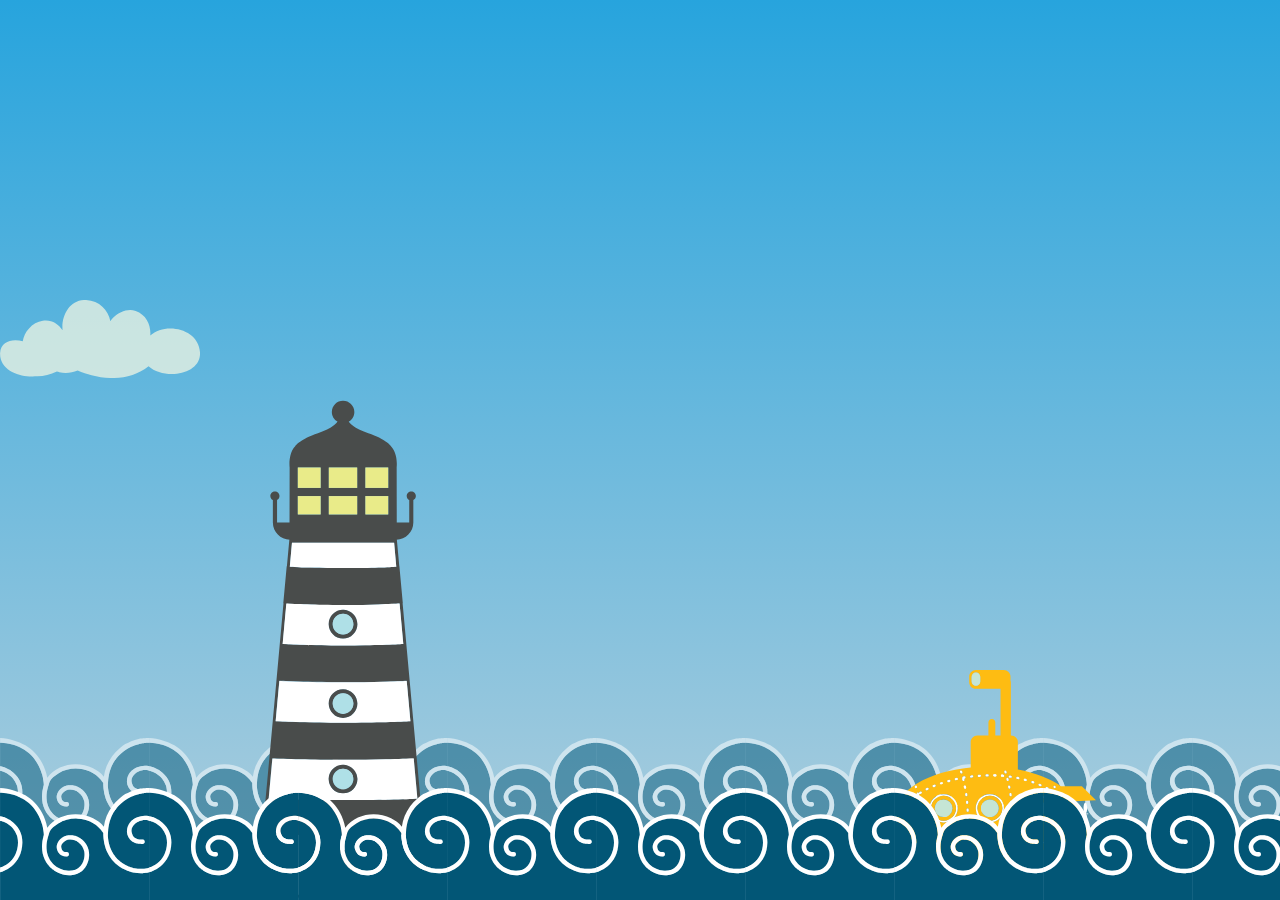
<file: svg animation/demo/waves/index.html>
<!DOCTYPE html>
<html lang="en">
<head>
	<meta charset="UTF-8">
	<title>Ed Hebert - DGMD E-27 - "Yellow Submarine"</title>

    <!-- This page demonstrates basic web animation using SVG graphics and simple CSS transforms. This fullpage graphic is extremely lightweight and scalable, weighing in at < 100KB total.  -->

	<link rel="stylesheet" href="styles.css">
</head>
<body>
		<div class="view">
			<!-- lighthouse light animation CSS embedded directly into lighthouse-opt.svg - view its source to see how I did it -->
			<object type="image/svg+xml" data="lighthouse-opt.svg" class="lighthouse"></object>
            <!-- Check styles.css source code - there I load all the SVGs as CSS background-images into the following divs, and animate them with CSS transforms  -->
			<div class="wave1"></div>
			<div class="wave2"></div>
			<div class="cloud1"></div>
			<div class="cloud2"></div>
			<div class="cloud3"></div>
			<div class="submarine"></div>
		</div>
</body>
</html>
</file>
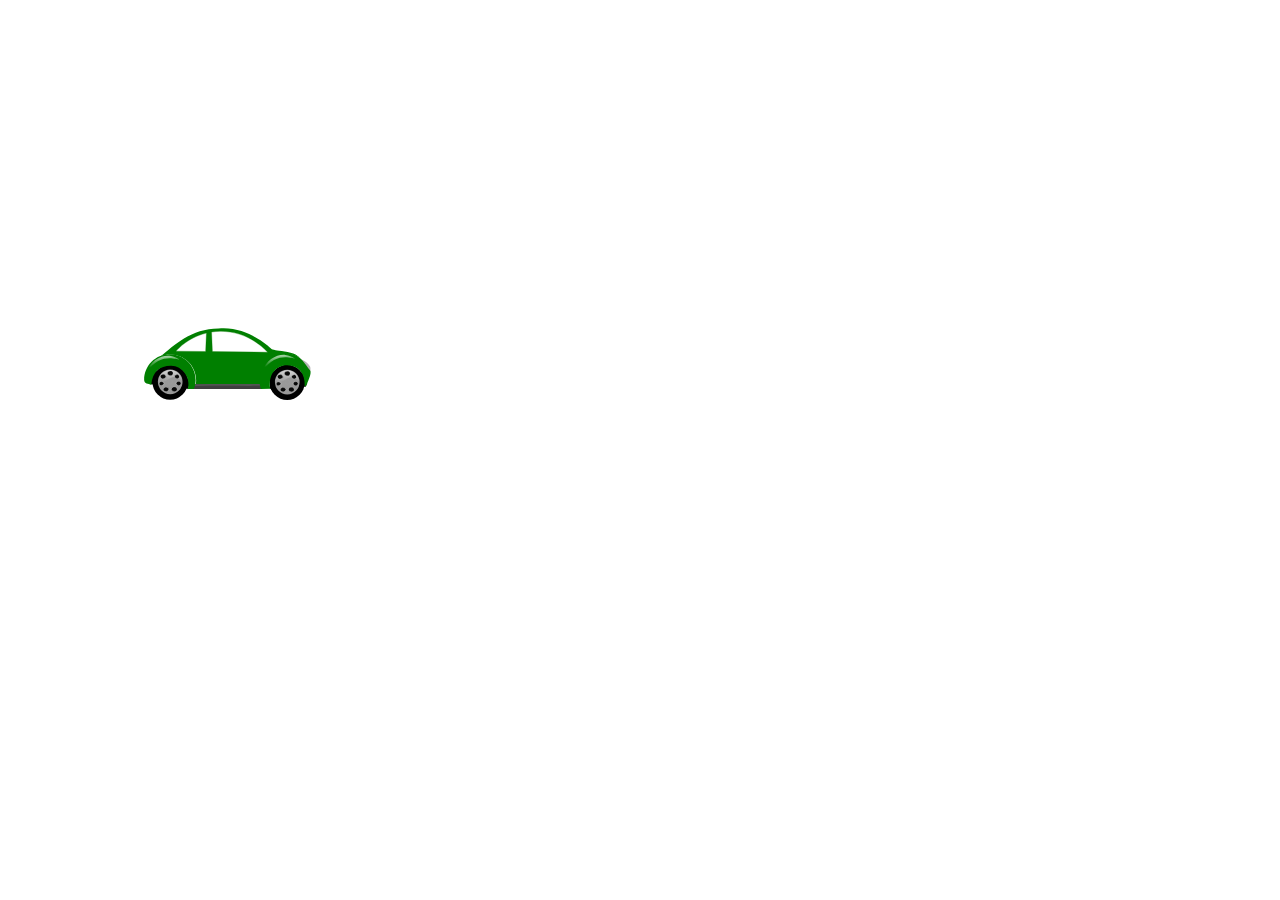
<file: keyframe animations/1.html>
<html>
	<head>
		<title>CSS Keyframe Animations</title>		
		<link rel="stylesheet" href="styles1.css" media="all" />
	</head>
	<body>	
		<div class="wrapper">
			<img src="car.svg" alt="beep beep!" class="car" />
		</div>	
	</body>
</html>
</file>
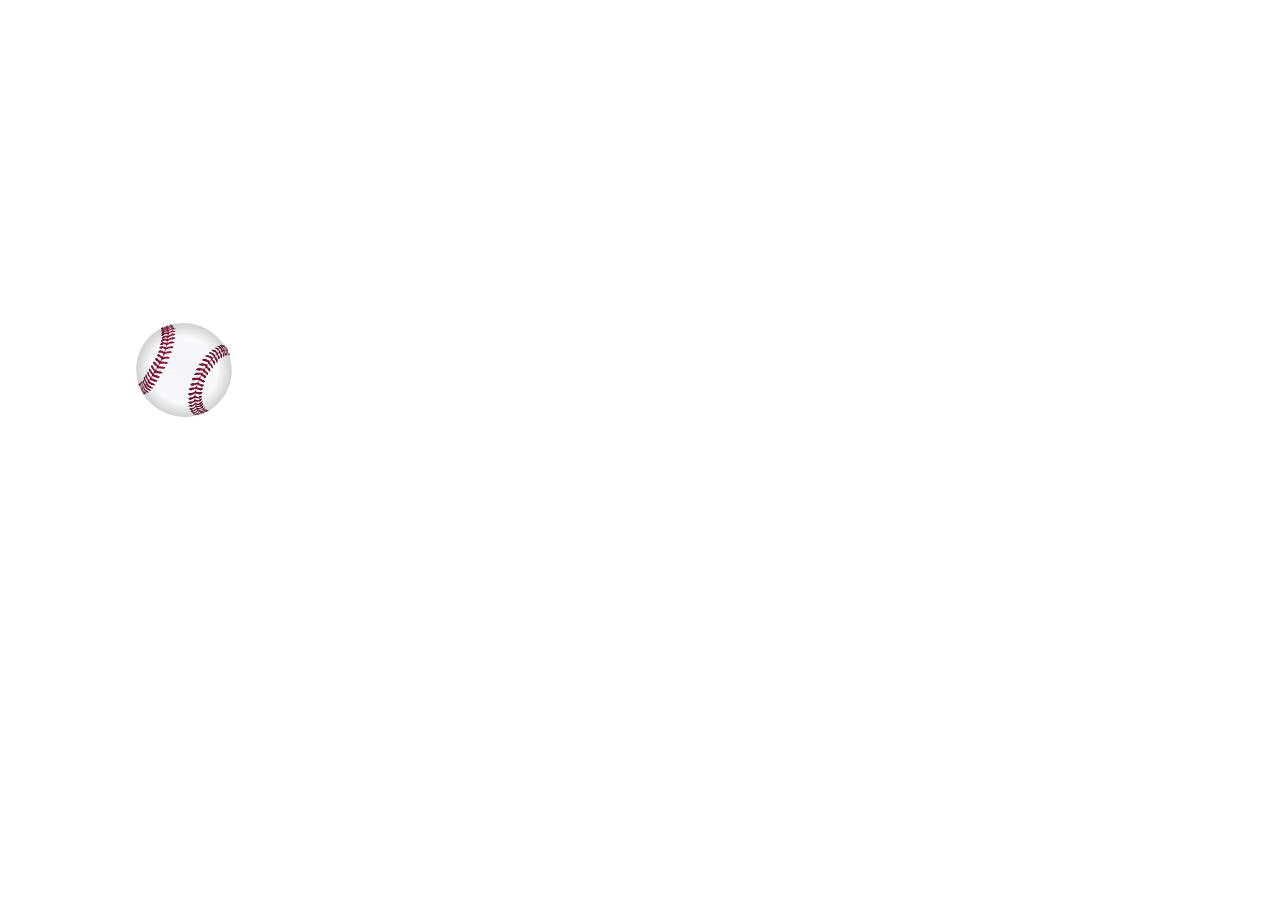
<file: keyframe animations/2.html>
<html>
	<head>
		<title>CSS Keyframe Animations Part 2</title>		
		<link rel="stylesheet" href="styles2.css" media="all" />
	</head>
	<body>
	
	<div class="wrapper">
		<img src="baseball.svg" alt="swing batter batter batter!" class="ball" />
	</div>
	
	</body>
</html>
</file>
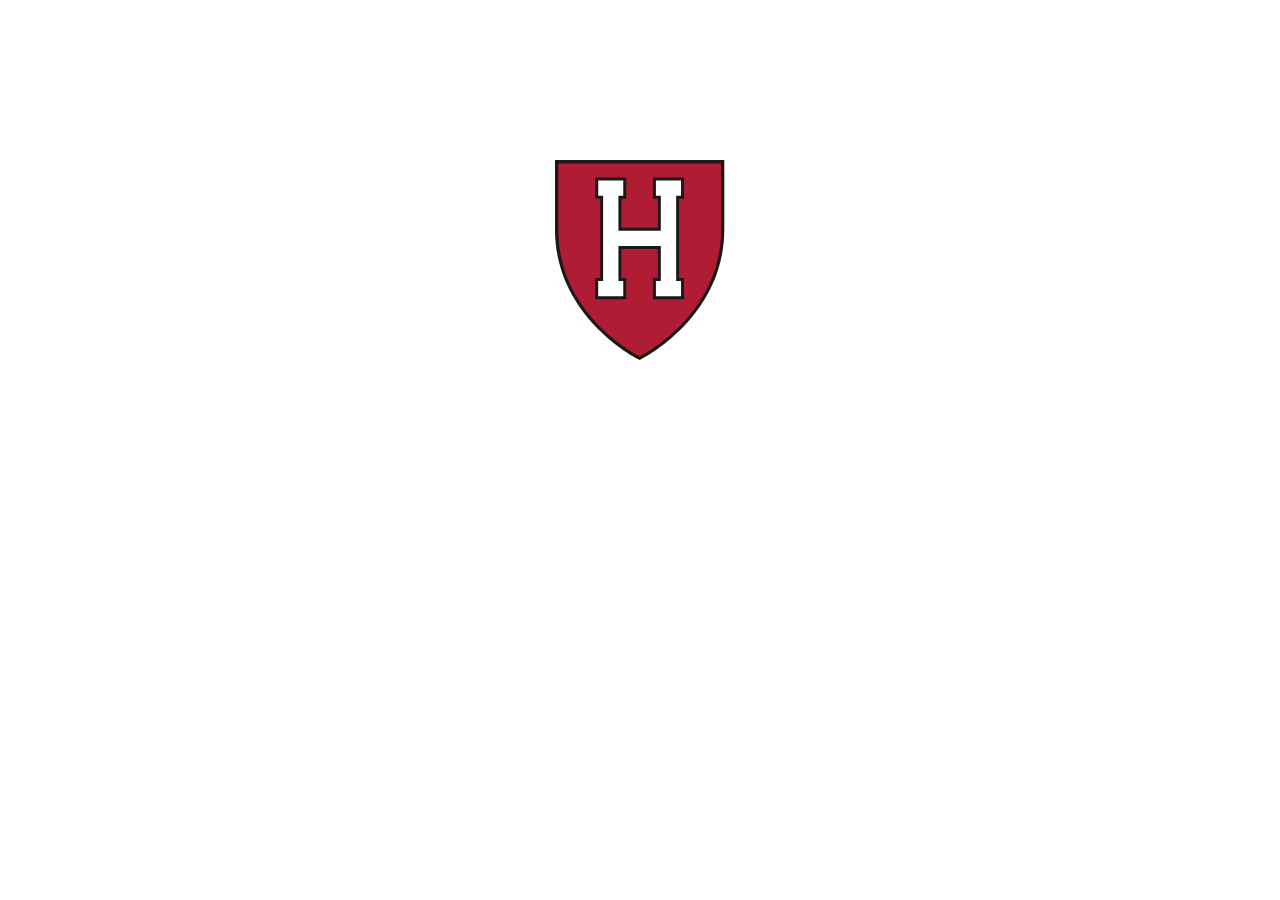
<file: svg animation/transition1.html>
<!DOCTYPE html>
<html lang="en">
<head>
    <meta charset="UTF-8">
    <title>Transition with SVG - Part 1</title>
    <style>
        .wrapper {
            margin-top:10em;
            text-align: center;
        }
        #h-shield {
            margin: 0 auto;
            height: 200px;
        }

        #h-shield, #crimson {
            transition: 1s;
        }

        #h-shield:hover {
            transform: scale(1.2);
        }

        #h-shield:hover #crimson {
            fill: #00356b;
        }
        
    </style>

</head>
<body>
    <div class="wrapper">
        <svg id="h-shield" xmlns="http://www.w3.org/2000/svg" viewBox="0 0 308.8 364.8">
          <title>h-shield</title>
          <path id="black-shield" d="M311.9,130.8c0,159.8-150.2,235.7-151.7,236.4l-2.7,1.3-2.7-1.3c-1.5-.7-151.7-76.6-151.7-236.4V3.8H311.9v127" transform="translate(-3.1 -3.8)" fill="#1a1918"/>
          <path id="crimson" d="M9.1,10.1v121c0,157.9,148.4,231,148.4,231s148.4-73.1,148.4-231V10.1H9.1" transform="translate(-3.1 -3.8)" fill="#b01c33"/>
          <path id="black-h" d="M181.8,35.7V74.4h8.9v53H124.2v-53H133V35.7H76.6V74.4h8.9V219h-9v38.7H133V219h-8.8v-53h66.5v53h-8.9v38.7h56.6V219h-8.9V74.4h8.9V35.7H181.8" transform="translate(-3.1 -3.8)" fill="#1a1918"/>
          <path id="white-h" d="M187.2,41.1V69h8.9v63.8H118.8V69h8.8V41.1H82V69h8.9V224.5h-9v27.9h45.7V224.5h-8.8V160.6h77.3v63.8h-8.9v27.9H233V224.5h-8.9V69H233V41.1H187.2" transform="translate(-3.1 -3.8)" fill="#fff"/>
        </svg>
    </div>
</body>
</html>
</file>
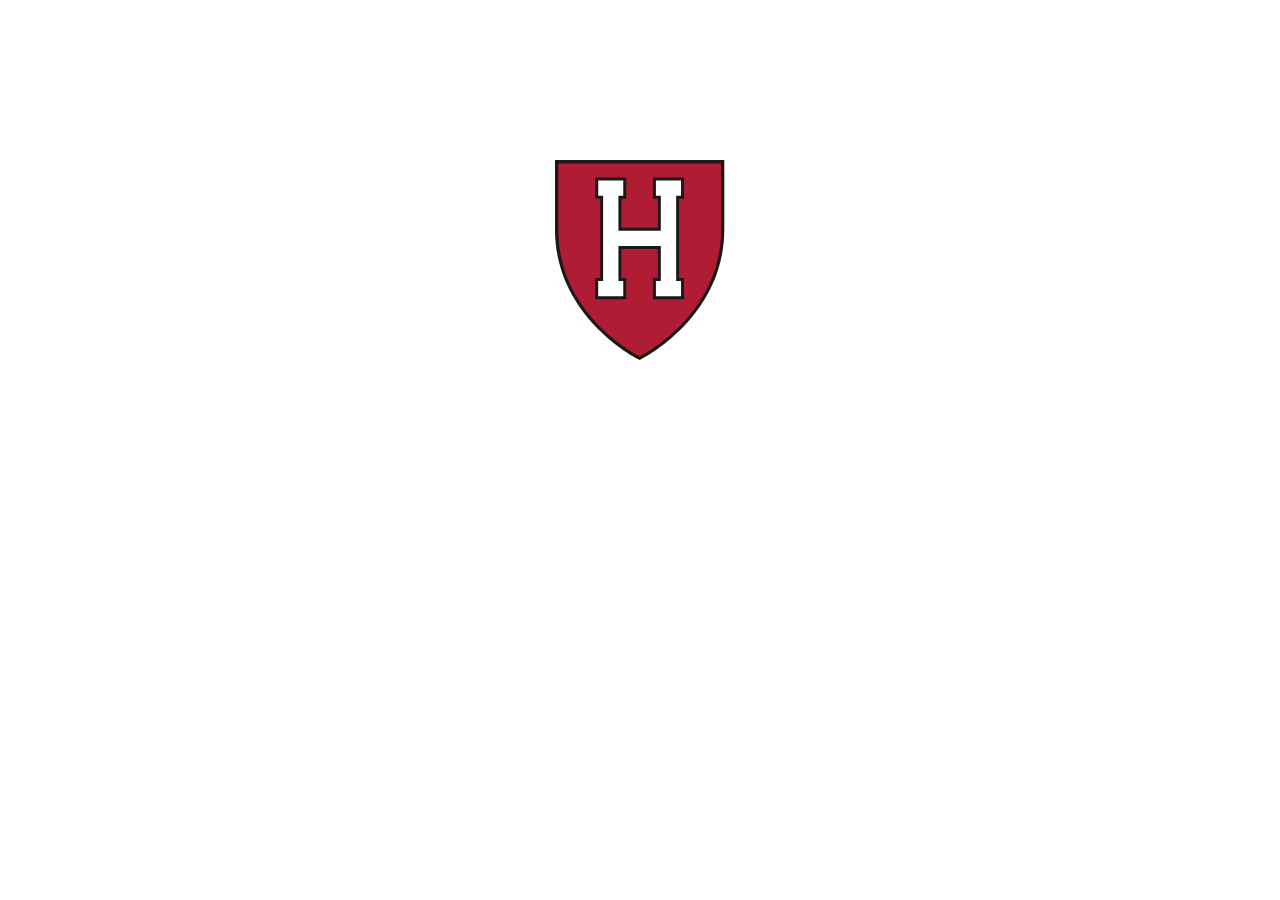
<file: svg animation/transition2.html>
<!DOCTYPE html>
<html lang="en">
<head>
    <meta charset="UTF-8">
    <title>Transition with SVG - Part 2</title>
    <style>
        .wrapper {
            margin-top:10em;
            text-align: center;
        }
        #h-shield {
            margin: 0 auto;
            height: 200px;
        }

        #h-shield, #white-h, #black-h, #white-y, #black-y, #crimson {
            transition: 1s;
        }

        #h-shield:hover {
            transform: scale(1.2);
        }

        #h-shield:hover #crimson {
            fill: #00356b;
        }

        #h-shield:hover #white-h, #h-shield:hover #black-h {
            opacity: 0;
        }

        #h-shield:hover #white-y, #h-shield:hover #black-y {
            opacity: 1;
        }
    </style>

</head>
<body>

    <div class="wrapper">
      <svg xmlns="http://www.w3.org/2000/svg" id="h-shield" viewBox="0 0 308.8 364.8">
        <title>
          h-y-shield
        </title>
        <path id="black-shield" d="M311.9 130.8c0 159.8-150.2 235.7-151.7 236.4l-2.7 1.3-2.7-1.3c-1.5-0.7-151.7-76.6-151.7-236.4V3.8H311.9v127" transform="translate(-3.1 -3.8)" fill="#1a1918"/>
        <path id="crimson" d="M9.1 10.1v121c0 157.9 148.4 231 148.4 231s148.4-73.1 148.4-231V10.1H9.1" transform="translate(-3.1 -3.8)" fill="#b01c33"/>
        <path id="black-h" d="M181.8 35.7V74.4h8.9v53H124.2v-53H133V35.7H76.6V74.4h8.9V219h-9v38.7H133V219h-8.8v-53h66.5v53h-8.9v38.7h56.6V219h-8.9V74.4h8.9V35.7H181.8" transform="translate(-3.1 -3.8)" fill="#1a1918"/>
        <path id="white-h" d="M187.2 41.1V69h8.9v63.8H118.8V69h8.8V41.1H82V69h8.9V224.5h-9v27.9h45.7V224.5h-8.8V160.6h77.3v63.8h-8.9v27.9H233V224.5h-8.9V69H233V41.1H187.2" transform="translate(-3.1 -3.8)" fill="#fff"/>
        <path id="black-y" opacity="0" d="M221 268.3H95.2V213.2h18.5V176.6L55.7 93.2H40V38.1H160.2V93.2H146.5l24.5 47 29.6-47H186.5V38.1h88.5V93.2H260.7l-57.9 83.4v36.6H221v55.1Z" transform="translate(-3.1 -3.8)"/>
        <polygon id="white-y" opacity="0" points="97.1 259.5 97.1 214.4 115.6 214.4 115.6 171.3 55.2 84.5 41.9 84.5 41.9 39.4 152.1 39.4 152.1 84.5 135.2 84.5 167.5 146.5 206.6 84.5 188.4 84.5 188.4 39.4 267 39.4 267 84.5 254.9 84.5 194.7 171.3 194.7 214.4 212.8 214.4 212.8 259.5 97.1 259.5" fill="#fff"/>
      </svg>
    </div>
</body>
</html>
</file>
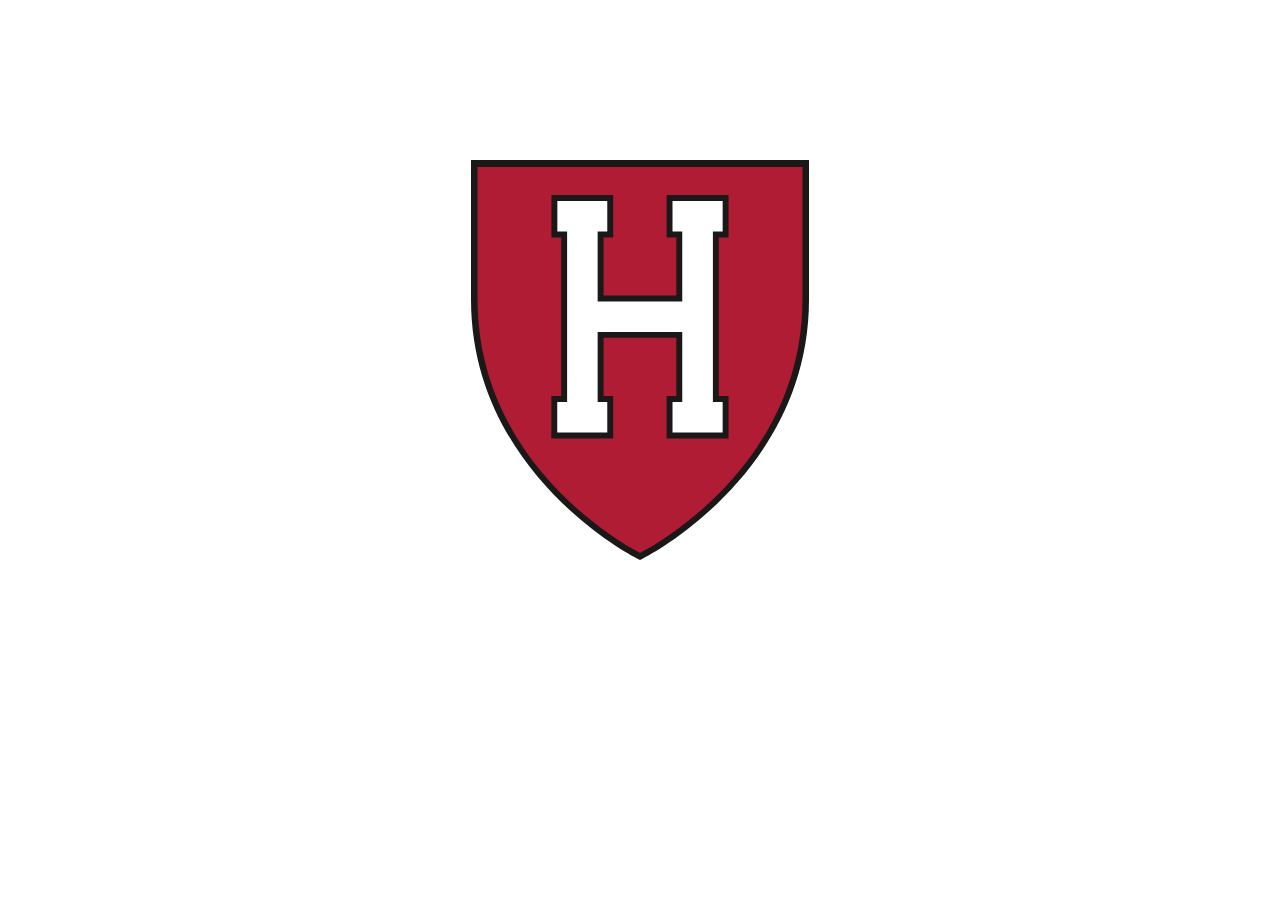
<file: transitions/1.html>
<!DOCTYPE html>
<html lang="en">
<head>
    <meta charset="UTF-8">
    <title>CSS Transitions</title>
    <link rel="stylesheet" href="styles1.css">
</head>
<body>
    <div class="wrapper">
        <img class="shield" src="h-shield.svg" alt="Harvard H Shield">
    </div>
</body>
</html>
</file>
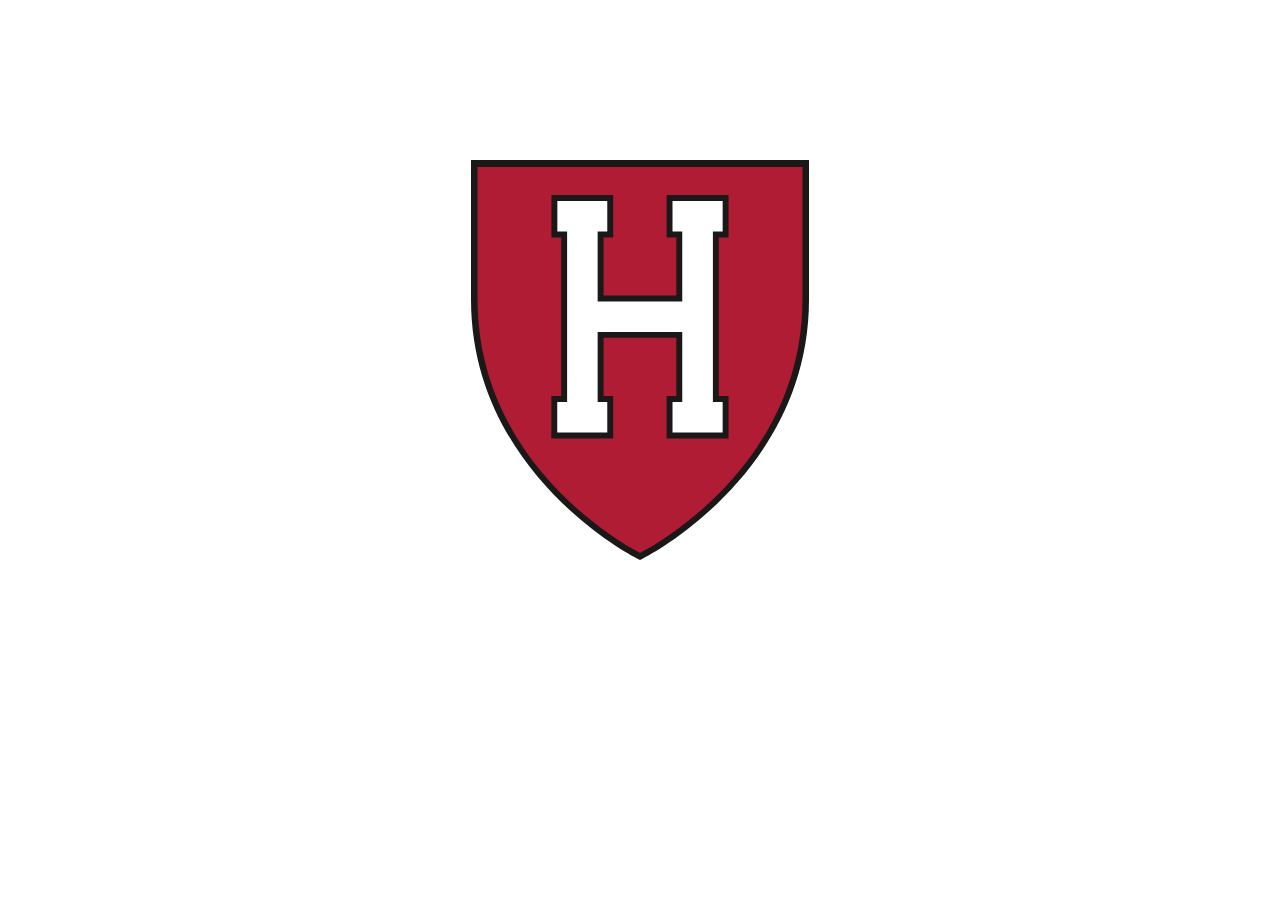
<file: transitions/2.html>
<!DOCTYPE html>
<html lang="en">
<head>
    <meta charset="UTF-8">
    <title>CSS Transitions - Part 2</title>
    <link rel="stylesheet" href="styles2.css">
</head>
<body>
    <div class="wrapper">
        <img class="shield" src="h-shield.svg" alt="Harvard H Shield">
    </div>
</body>
</html>
</file>
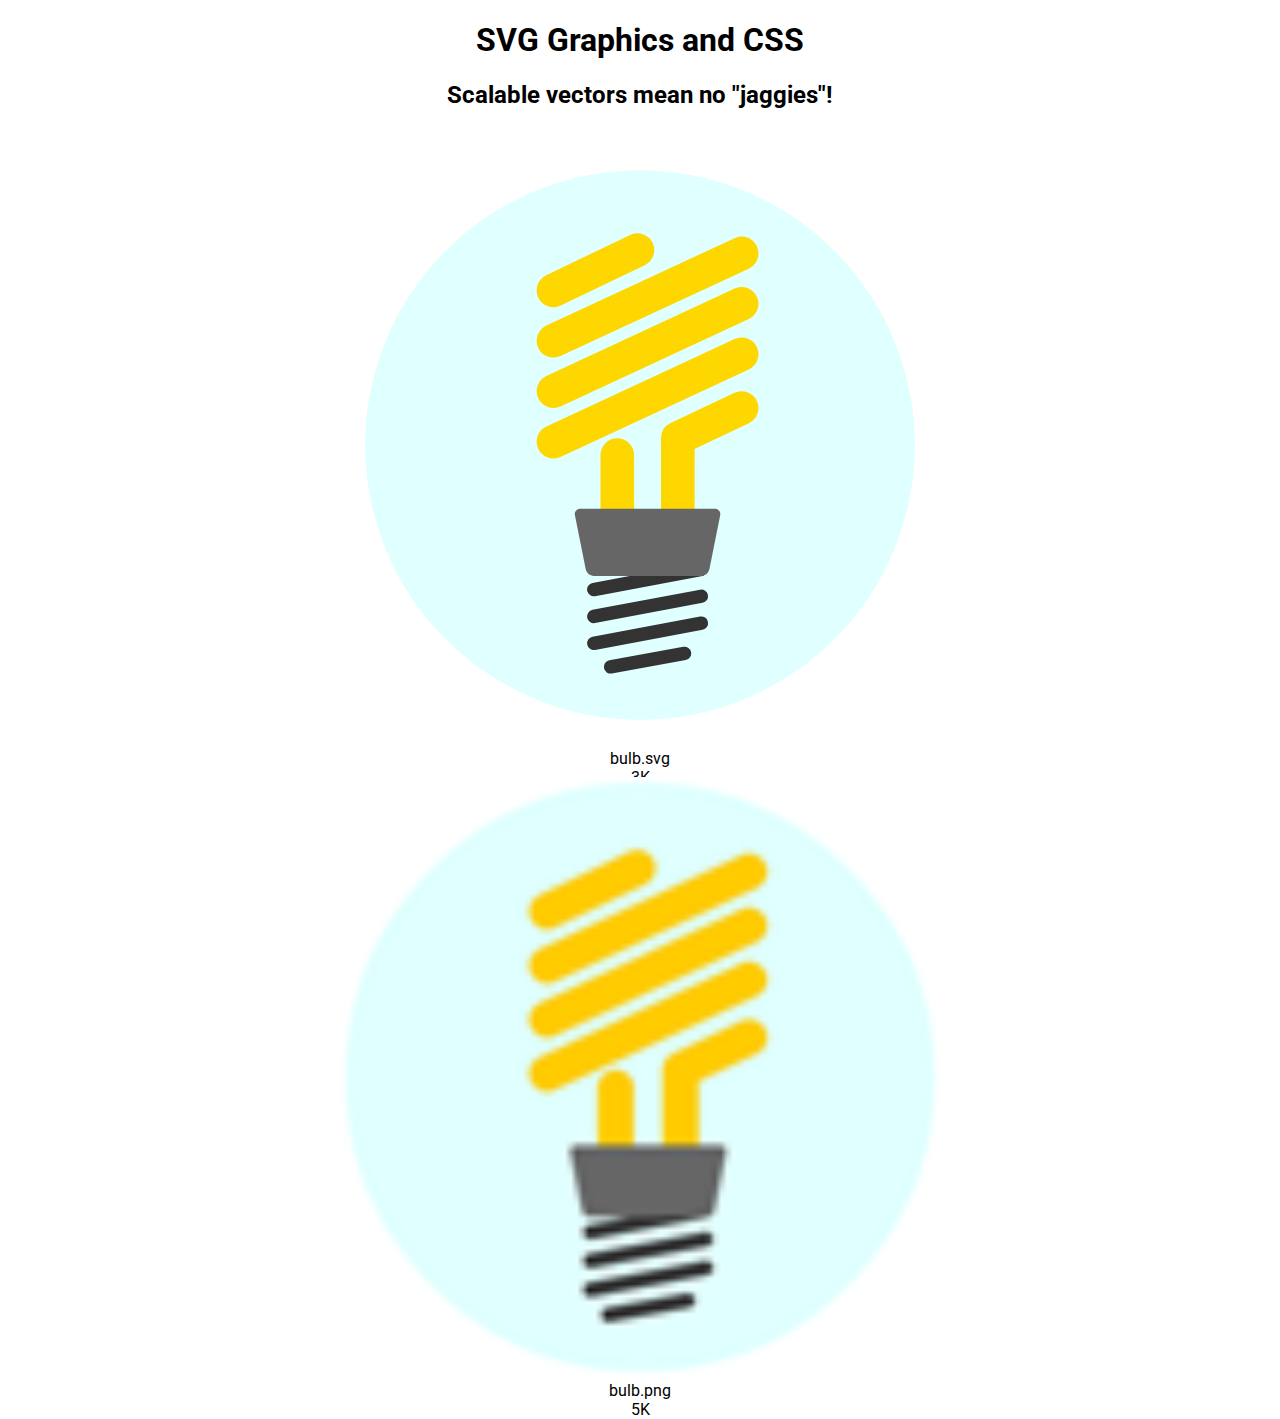
<file: svg animation/demo/icon/bigbulb.html>
<!DOCTYPE html>
<html lang="en">
<head>
    <meta charset="UTF-8">
    <title>Ed Hebert - DGMD E-27 Assignment 3 "Icon" </title>

    <!-- This presentation page demonstrates the scalability of SVGs vs. raster images. It leads to a page demonstrating that SVG elements can be manipulated in CSS. Click the image on this page to be taken to the next page! -->
    
    <style>

        @import url(http://fonts.googleapis.com/css?family=Roboto);

        body {
          margin: 0 auto;
          text-align: center;
          font-family: 'Roboto', sans-serif;
        }

        .container {

          display: -webkit-flex;
          display: -ms-flexbox;
          display: flex;

          /* flexbox shorthand syntax */
          -webkit-flex-flow: row wrap;
          -ms-flex-flow: row wrap;
          flex-flow: row wrap; 

          justify-content: center;      
        }

        .bigbulb {
          height: 600px;
          width: 600px;
        }

        .bigbulb img {
          min-width: 100%;
        }

    </style>
</head>
<body>
  <h1>SVG Graphics and CSS</h1>
  <h2>Scalable vectors mean no "jaggies"!</h2>
<div class="container">  
  <figure class="bigbulb">
    <a href="hoverbulb.html"><img src="bulb.svg" alt="bulb svg"></a>
    <figcaption>
      bulb.svg<br>3K
    </figcaption>
  </figure>
  
  <figure class="bigbulb">
    <a href="hoverbulb.html"><img src="bulb.png" alt="bulb png"></a>
    <figcaption>
      bulb.png<br>5K
    </figcaption>
  </figure>
</div>
</body>
</html>
</file>
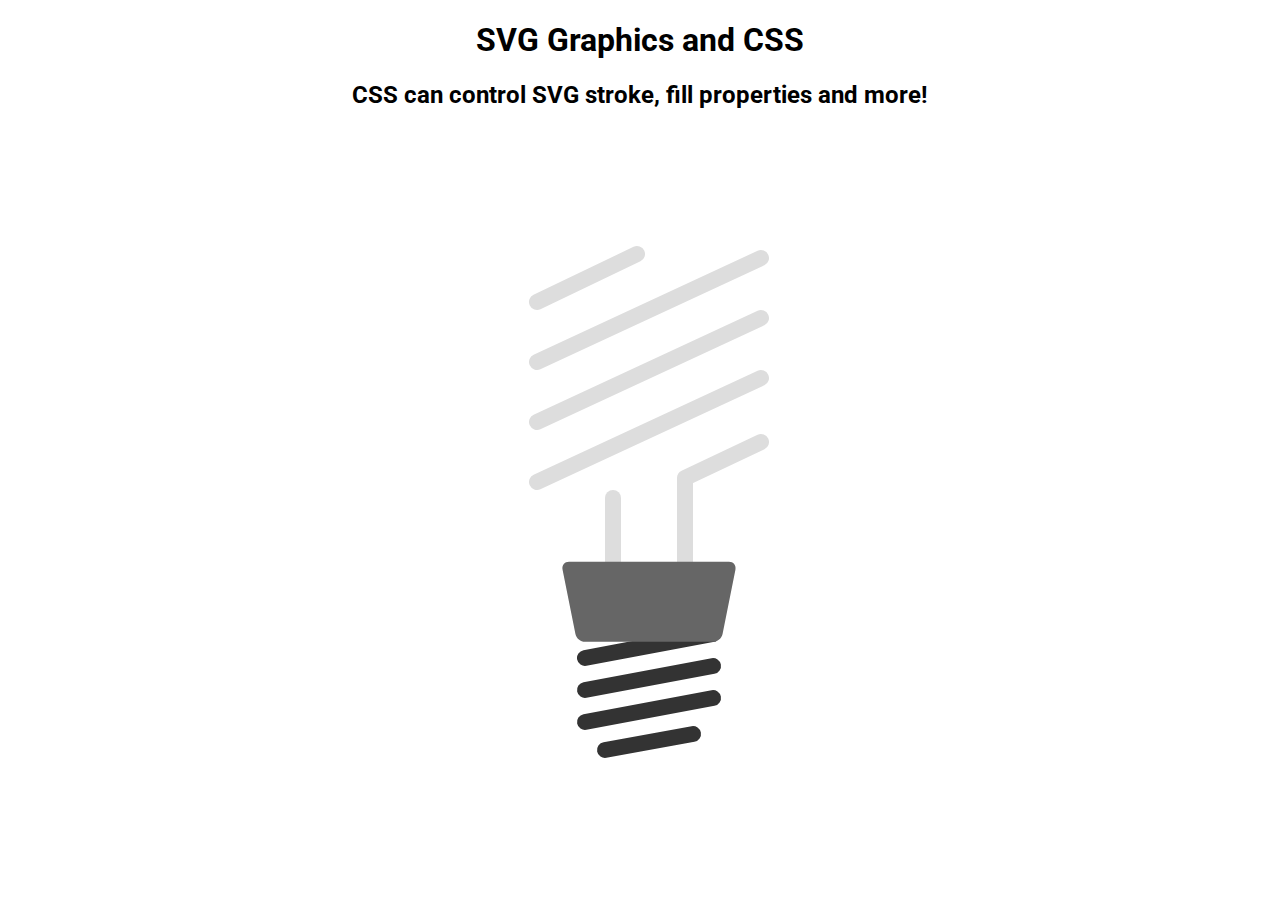
<file: svg animation/demo/icon/hoverbulb.html>
<!DOCTYPE html>
<html lang="en">
<head>
	<meta charset="UTF-8">
	<title>Ed Hebert - DGMD E-27 Assignment 3 "Icon" </title>

    <!-- This presentation page demonstrates that SVG elements (stroke, fill, etc) can be manipulated in CSS. Click the image on this page to be taken to the next page, showing that SVGs can be made responsive via media queries. -->

	<style>

        @import url(http://fonts.googleapis.com/css?family=Roboto);

        body {
          margin: 0 auto;
          text-align: center;
          font-family: 'Roboto', sans-serif;
        }

		body {
			margin: 0 auto;
			text-align: center;
		}

		svg {
			max-height: 714px;
			max-width: 714px;
		}

		.iconic-lightbulb {
		  cursor: pointer;
		}

		.iconic-lightbulb * {
		  -webkit-transition: .4s;
		  -moz-transition: .4s;
		  transition: .4s;
		}

		.iconic-lightbulb .icon-container {
		  fill: #fff;
		  stroke-width: 6;
		  stroke: #fff;

		  -webkit-transition: .3s;
		  -moz-transition: .3s;
		  transition: .3s;
		}

		.iconic-lightbulb:hover .icon-container {
		  fill: #e0ecfc;

		  -webkit-transition: 2s;
		  transition: 2s;
		  -webkit-transition: 2s;
		}

		.iconic-lightbulb .iconic-lightbulb-light * {
		  stroke-width: 16;
		  stroke: #ddd;
		  fill: none;
		  stroke-linecap: round;
		  stroke-linejoin: round;
		}

		.iconic-lightbulb:hover .iconic-lightbulb-light * {
		  stroke: gold;
		  stroke-width: 40;
		}

		.iconic-lightbulb .iconic-lightbulb-base {
		  fill: #666;
		}

		.iconic-lightbulb .iconic-lightbulb-screws * {
		  fill: none;
		  stroke-width: 16;
		  stroke: #333;
		  stroke-linecap: round;
		  stroke-linejoin: round;
		}

	</style>
</head>
<body>
<h1>SVG Graphics and CSS</h1>
<h2>CSS can control SVG stroke, fill properties and more!</h2>
<!-- lightbulb SVG obtained from Iconic - https://useiconic.com/ -->
<a href="../logo/index.html"><svg version="1.1" class="iconic iconic-lightbulb" xmlns="http://www.w3.org/2000/svg" xmlns:xlink="http://www.w3.org/1999/xlink" x="0px" y="0px"  viewBox="0 0 714 714">
  <circle class="icon-container" cx="357" cy="357" r="330" stroke-width="16" stroke="#000" fill="none" />
  <g class="iconic-lightbulb-screws">
      <defs>
          <clipPath id="iconic-lightbulb-screws-clip">
              <polygon points="304.333,511 433.667,511 430,521.5 281.667,547.167 280.333,521.5"/>
          </clipPath>
      </defs>
      <line clip-path="url(#iconic-lightbulb-screws-clip)" x1="430" y1="505" x2="302" y2="529"/>
      <line class="st4" x1="430" y1="537" x2="302" y2="561"/>
      <line class="st4" x1="430" y1="569" x2="302" y2="593"/>
      <line class="st4" x1="410" y1="605" x2="322" y2="621"/>
  </g>

  <g class="iconic-lightbulb-light">
      <defs>
          <clipPath id="iconic-lightbulb-light-clip">
              <polygon points="514,329 436,369 436,436 299,436 293,360 489,280"/>
          </clipPath>
      </defs>
      <g clip-path="url(#iconic-lightbulb-light-clip)">
          <line x1="330" y1="369" x2="330" y2="435"/>
          <polyline points="478,313 402,349 402,435"/>
      </g>
      <line x1="478" y1="129" x2="254" y2="233"/>
      <line x1="354" y1="125" x2="254" y2="173"/>
      <line x1="478" y1="189" x2="254" y2="293"/>
      <line x1="478" y1="249" x2="254" y2="353"/>
  </g>

  <path class="iconic-lightbulb-base" d="M292.431,505c0.863,4.314,5.169,7.845,9.569,7.845h128c4.4,0,8.706-3.53,9.569-7.845l12.861-64.311c0.863-4.314-2.03-7.845-6.431-7.845H286c-4.4,0-7.294,3.53-6.431,7.845L292.431,505z"/>
</svg></a>

</body>
</html>
</file>
<file: transforms/styles.css>
/*

CSS transforms

Transforms can twist and move the shape of the coordinate space of elements without modifying the document flow (we make them look different, but fundamentally they are not).

*/

.wrapper {
    margin-top:10em;
    text-align: center;

    /* applying perspective to a parent element allows all child elements to inherit the same positioning */
    perspective: 500px;
}

.shield {
    margin: 0 auto;
    height: 400px;


    /* Transform functions include translate, scale, rotate, and skew */

    /*transform: translate(200px,200px);*/
    /*transform: translateX(200px);*/
    /*transform: skew(10deg,10deg);*/
    /*transform: rotate(45deg);*/
    /*transform: scale(0.5);*/
  
    /*transform: scale(1,2) rotate(20deg) skew(10deg);*/

   
    /* 3D transforms */

    /*transform: translate3d(200px,200px,-200px);*/
    transform: rotateY(45deg);


    /* There's also a CSS matrix() transformation that provides granular control to transformations. It's also a bit complex, but know that it exists

    matrix(a, b, c, d, e, f);
    where a and d affect scale(a,d)
    b and c are skew(b,c)
    and e and f are translate (e,f)

    and the 3d version
    matrix3d(a,b,c,d,e,f,g,h,i);

    */
}
</file>
<file: svg animation/demo/waves/styles.css>
/*
Ed Hebert
DGMD E-27 Assignment 3
"Waves" demo CSS
*/

body {
    margin: 0;

    /*gradient bg generated using Colorzilla Gradient Generator http://www.colorzilla.com/gradient-editor/*/
    background: #27a4dd; /* Old browsers */
    background: -moz-linear-gradient(top,  #27a4dd 0%, #b1cfdd 100%); /* FF3.6+ */
    background: -webkit-gradient(linear, left top, left bottom, color-stop(0%,#27a4dd), color-stop(100%,#b1cfdd)); /* Chrome,Safari4+ */
    background: -webkit-linear-gradient(top,  #27a4dd 0%,#b1cfdd 100%); /* Chrome10+,Safari5.1+ */
    background: -o-linear-gradient(top,  #27a4dd 0%,#b1cfdd 100%); /* Opera 11.10+ */
    background: -ms-linear-gradient(top,  #27a4dd 0%,#b1cfdd 100%); /* IE10+ */
    background: linear-gradient(to bottom,  #27a4dd 0%,#b1cfdd 100%); /* W3C */
}

/* .view is the viewport for the animation - it's set to 100% of the viewport height and width */
.view {
    position: relative;
    height: 100vh;
    width: 100vw;
    overflow: hidden;
}

.lighthouse {
    z-index: 75;
    position: absolute;
    bottom: 0;
    left: 20%;
    height: 500px;
}

.wave1 {
    z-index: 100;
    position: absolute;
    bottom: -20px;
    left: 0;
    height: 132px;
    width: 200%;
    background: url(wave-ptn-opt.svg) repeat-x;


    /* animation syntax shorthand order: name duration timing-function delay iteration-count direction fill-mode  (from lynda.com) */
    -webkit-animation: wave_motion 7s linear infinite;  
    -moz-animation: wave_motion 7s linear infinite;         
}


.wave2 {
    /*fade the bg wave a bit*/
    opacity: 0.5;
    z-index: 50;
    position: absolute;
    bottom: 30px;
    left: 0;
    height: 132px;
    width: 200%;
    background: url(wave-ptn-opt.svg) repeat-x;

    /* animation syntax shorthand order: name duration timing-function delay iteration-count direction fill-mode  (from lynda.com) */
    -webkit-animation: wave_motion 10s linear infinite; 
    -moz-animation: wave_motion 10s linear infinite;    
}


.cloud1 {
    height: 100px;
    width: 200px;
    opacity: 0.7;
    position:absolute;
    bottom:500px;
    left: 0;
    z-index:200;        
    background:url(cloud-opt.svg) no-repeat;

    /* animation syntax shorthand order: name duration timing-function delay iteration-count direction fill-mode */
    -webkit-animation: drift 105s linear infinite; 
    -moz-animation: drift 105s linear infinite;
}
        
.cloud2 {
    height: 200px;
    width: 300px;
    position:absolute;
    bottom:250px;
    left:-400px;
    z-index: 20;    
    background:url(cloud-opt.svg) no-repeat;

    -webkit-animation: drift 75s linear 10s infinite backwards;
    -moz-animation: drift 75s linear 10s infinite backwards;
}

.cloud3 {
    height: 70px;
    width: 150px;
    opacity: 0.3;
    position:absolute;
    bottom:600px;
    left: -150px;
    z-index:200;        
    background:url(cloud-opt.svg) no-repeat;

    /* animation syntax shorthand order: name duration timing-function delay iteration-count direction fill-mode */
    -webkit-animation: drift 165s 17s linear infinite backwards; 
    -moz-animation: drift 165s 17s linear infinite backwards;
}

.submarine {    
    /* position sub between the two waves */
    z-index: 75;    
    width: 200px;
    height:200px;
    position:absolute;
    bottom:30px;
    left: 70%;      
    background:url(sub-opt.svg) no-repeat;
    -webkit-animation: subfloat 18s 5s ease-in-out infinite backwards; 
    -moz-animation: subfloat 15s 5s ease-in-out infinite backwards;
}

@-webkit-keyframes wave_motion {
    0%{
        -webkit-transform:translate(0, 0);
    }

    50%{
        /* move waves up and down */
        -webkit-transform:translate(-75px, 20px);
    }

    /* translate X the entire width of the wave pattern (149px), return Y to start */
    100%{
        -webkit-transform:translate(-149px, 0);
    }
}

@-moz-keyframes wave_motion {
    0%{
        -moz-transform:translate(0, 0);
    }

    50%{
        /* move waves up and down */
        -moz-transform:translate(-75px, 20px);
    }

    /* translate X the entire width of the wave pattern (149px), return Y to start */
    100%{
        -moz-transform:translate(-149px, 0);
    }
}


/* inspired by Val Head animation tutorial on lynda.com */
@-webkit-keyframes drift {
    from {-webkit-transform:translateX(-200px);}        
    to {-webkit-transform:translateX(2000px);}
}

@-moz-keyframes drift {
    from {-moz-transform:translateX(-200px);}       
    to {-moz-transform:translateX(2000px);}
}


@-webkit-keyframes subfloat {
    /* surface, bob around, then dive back down */
    0% {-webkit-transform:translate(0, 200px);}
    20% {-webkit-transform:translate(0, 0px);}
    25% {-webkit-transform:translate(0, 15px);}
    30% {-webkit-transform:translate(0, 0px);}
    35% {-webkit-transform:translate(0, 15px);}
    40% {-webkit-transform:translate(0, 0px);}
    45% {-webkit-transform:translate(0, 15px);} 
    50% {-webkit-transform:translate(0, 0px);}
    55% {-webkit-transform:translate(0, 15px);}
    60% {-webkit-transform:translate(0, 0px);}
    65% {-webkit-transform:translate(0, 15px);}
    70% {-webkit-transform:translate(0, 0px);}
    100% {-webkit-transform:translate(0, 200px);}

}
    
@-moz-keyframes subfloat {
    0% {-moz-transform:translate(0, 200px);}
    20% {-moz-transform:translate(0, 0px);}
    25% {-moz-transform:translate(0, 15px);}
    30% {-moz-transform:translate(0, 0px);}
    35% {-moz-transform:translate(0, 15px);}
    40% {-moz-transform:translate(0, 0px);}
    45% {-moz-transform:translate(0, 15px);}    
    50% {-moz-transform:translate(0, 0px);}
    55% {-moz-transform:translate(0, 15px);}
    60% {-moz-transform:translate(0, 0px);}
    100% {-moz-transform:translate(0, 2000px);}  
}
</file>
<file: keyframe animations/styles1.css>
.wrapper {
	margin: 20em auto 2em auto;
	width:80%;
	position:relative;
}

/*

For any CSS keyframe animation, the first thing we need to do is define the animation itself. This provides the instructions for what should happen in your animation.

The second step is to apply that animation to one or more elements. 

These steps can happen in any order, but many people find it easier to define the animation first, and then assign it to an element afterwards.

*/

@keyframes drive {
    from {
          transform: translateX(0);
      }
    to {
         transform: translateX(900px);
    }
}

.car {
	 width: 200px;
     animation-name: drive;
     animation-duration: 2s;
     animation-iteration-count: 10;

     /* animation-fill-mode is how we can control the object during the time it's NOT being animated. It can take four values: none, backwards, forwards, or both. */
     animation-fill-mode: forwards;

     animation-direction: alternate;
     animation-timing-function: cubic-bezier(.5,-0.6,.56,1.35);
}
</file>
<file: keyframe animations/styles2.css>
.wrapper {
	margin: 20em auto 2em auto;
	width:80%;
	position:relative;
}

@keyframes rolling-left-right { 
    0% { 
        transform: translateX(100px) rotate(0turn);
    } 
    20% { 
        transform: translateX(-50px) rotate(-0.5turn);
    } 
    100% {
        transform: translateX(500px) rotate(2turn);
    }
}

.ball { 
    width: 100px;
    animation-name: rolling-left-right; 
    animation-duration: 5s; 
    animation-timing-function: ease-in; 
    animation-iteration-count: 1; 
    animation-delay: 1s; 

    /* animation-fill-mode is how we can control the object during the time it's NOT being animated. It can take four values: none, backwards, forwards, or both. */

    animation-fill-mode: both;
}
</file>
<file: transitions/styles1.css>
/* 

CSS Transitions are one way to create animations very simply. These are different than the 'CSS keyframe' animations we'll discuss later, but they are indeed animations. That is, they work to change an object over time. 

With transitions, you control the rate of change as an object changes state. Instead of having property changes take effect immediately, you can cause the changes in a property to take place over a period of time, with intermediate steps in between. 

*/

.wrapper {
    margin-top:10em;
    text-align: center;
}

.shield {
    margin: 0 auto;
    height: 400px;
    transition: 1s;
}

.shield:hover {
    transform: scale(1.2);
}
</file>
<file: transitions/styles2.css>
.wrapper {
    margin-top:10em;
    text-align: center;
    perspective: 500px;
}

.shield {
    margin: 0 auto;
    height: 400px;
 
    /* 
    We can control other transition properties using the following syntax:

    transition: [transition-property] [transition-duration] [transition-timing-function] [transition-delay]; 
    */

    transition: all 2s ease-in-out .5s;
}

.shield:hover {
    transform: rotateY(360deg);
}
</file>
